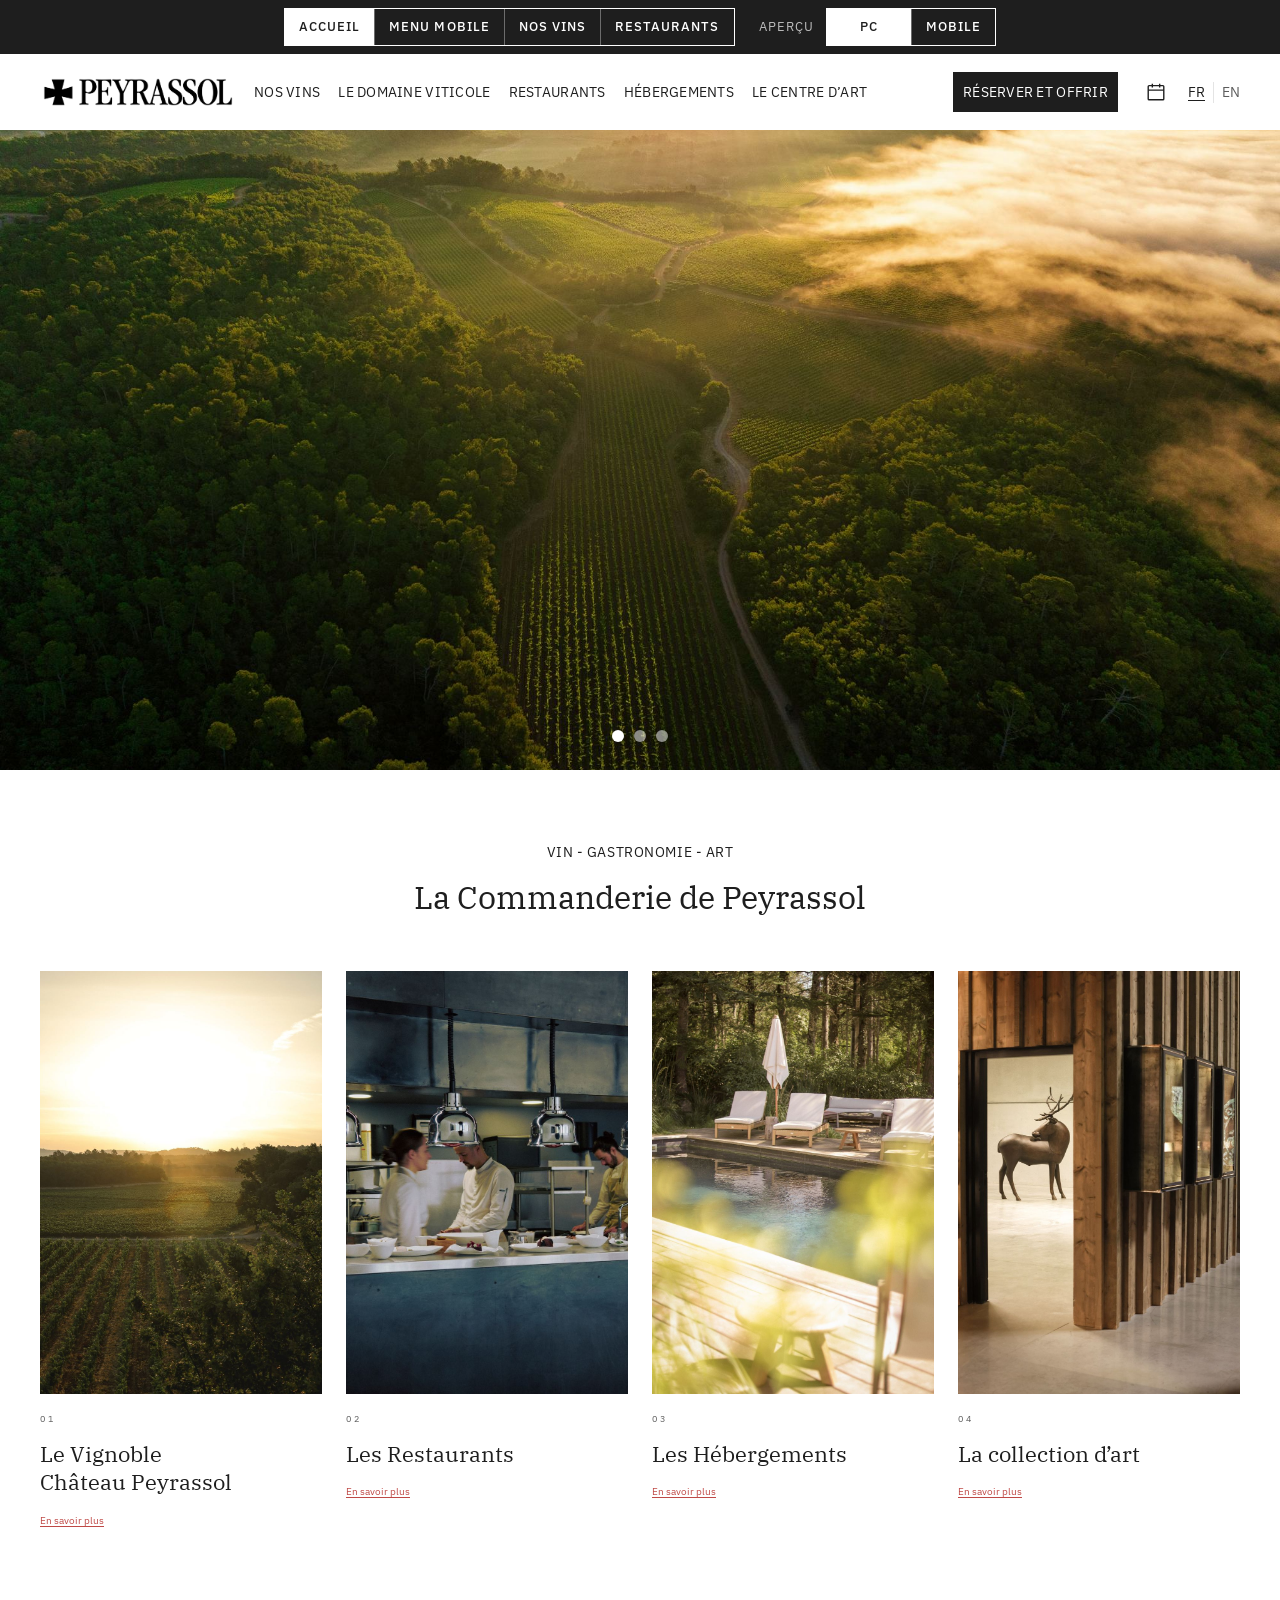
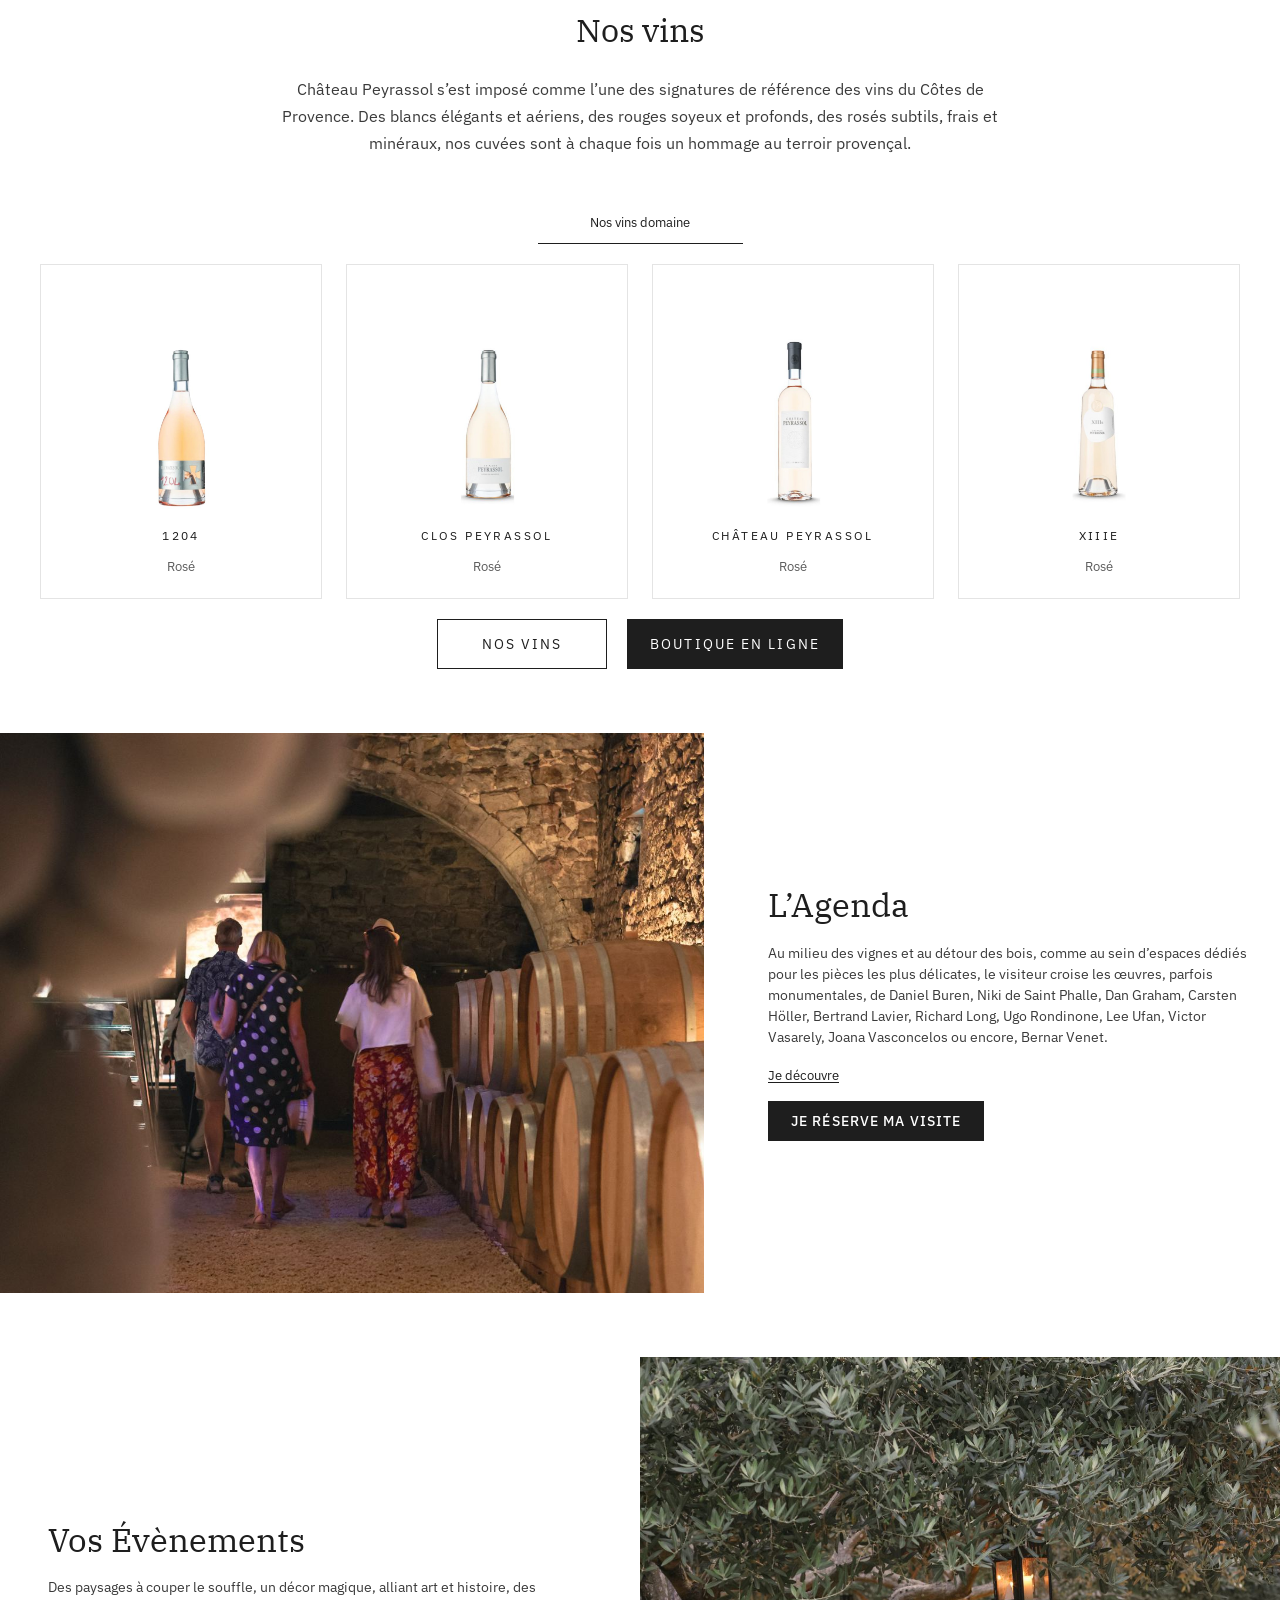
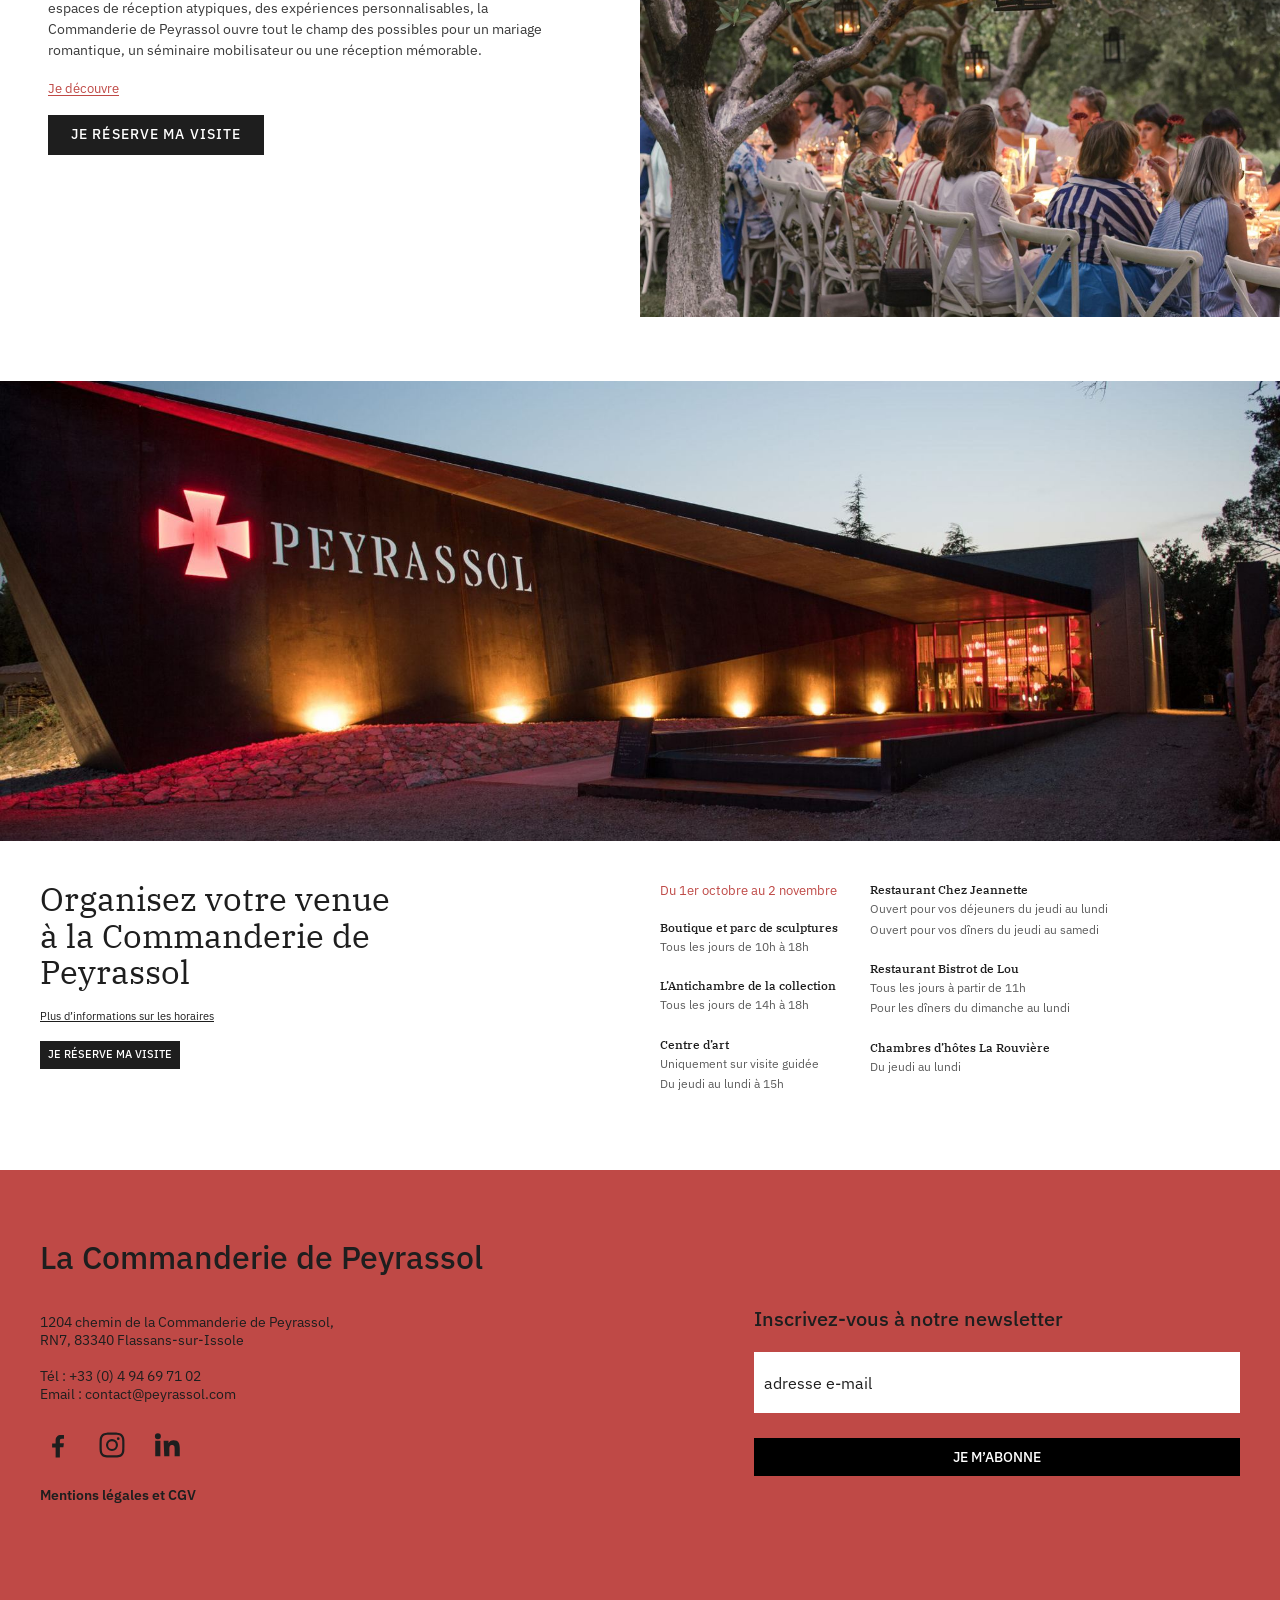
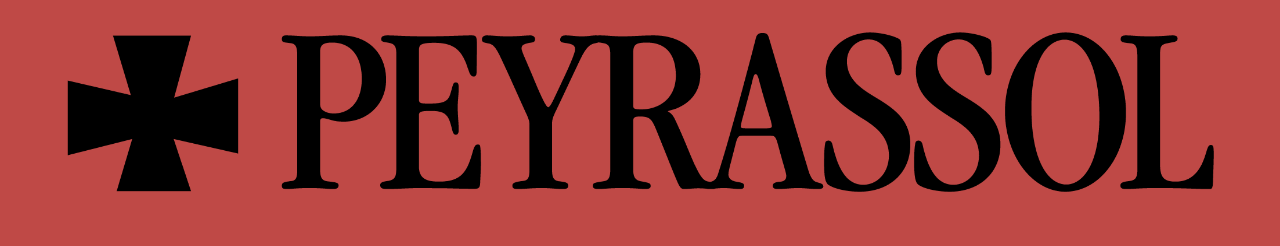
<file: index.html>
<!doctype html>
<html lang="fr">
<head>
  <meta charset="utf-8">
  <meta name="viewport" content="width=device-width, initial-scale=1">
  <title>Commanderie de Peyrassol | Vin, gastronomie et art en Provence</title>
  <meta name="description" content="Domaine viticole, restaurants, hébergements et centre d’art au cœur de la Provence.">
  <link rel="preconnect" href="https://fonts.googleapis.com">
  <link rel="preconnect" href="https://fonts.gstatic.com" crossorigin>
  <link rel="stylesheet" href="https://fonts.googleapis.com/css2?family=IBM+Plex+Sans:wght@400;500;600&family=IBM+Plex+Serif:wght@400;500&display=swap">
  <link rel="stylesheet" href="assets/css/style.css">
  <link rel="stylesheet" href="assets/css/mobile.css">
  <link rel="stylesheet" href="assets/css/demo.css">
</head>
<body>
  <a class="skip-link" href="#contenu">Aller au contenu</a>

  <header class="site-header">
    <div class="site-header__inner container">
      <a class="site-header__logo" href="index.html">
        <img src="assets/img/logo-peyrassol.png" width="2067" height="295" alt="Peyrassol, retour à l’accueil">
      </a>

      <nav class="main-nav" id="main-nav" aria-label="Navigation principale">
        <ul class="main-nav__list">
          <li class="main-nav__item has-sub">
            <a class="main-nav__link" href="nos-vins.html">Nos vins</a>
            <button class="main-nav__toggle" type="button" aria-expanded="false" aria-controls="sub-vins">
              <span class="visually-hidden">Sous-menu Nos vins</span>
            </button>
            <ul class="sub-nav" id="sub-vins">
              <li><a href="nos-vins.html#vins-domaine">Nos vins de domaine</a></li>
              <li><a href="nos-vins.html#vins-negoce">Nos vins de négoce</a></li>
              <li class="sub-nav__strong"><a href="#">La boutique en ligne</a></li>
            </ul>
          </li>
          <li class="main-nav__item has-sub">
            <a class="main-nav__link" href="#">Le domaine viticole</a>
            <button class="main-nav__toggle" type="button" aria-expanded="false" aria-controls="sub-domaine">
              <span class="visually-hidden">Sous-menu Le domaine viticole</span>
            </button>
            <ul class="sub-nav" id="sub-domaine">
              <li><a href="#">Le Vignoble Château Peyrassol</a></li>
              <li><a href="#">Visite et dégustation</a></li>
              <li><a href="#">L’équipe</a></li>
              <li><a href="#">Vos événements</a></li>
              <li><a href="index.html#agenda">Agenda</a></li>
              <li><a href="#">Horaires et contact</a></li>
              <li class="sub-nav__strong"><a href="#">Réservez votre visite</a></li>
            </ul>
          </li>
          <li class="main-nav__item has-sub">
            <a class="main-nav__link" href="restaurants.html">Restaurants</a>
            <button class="main-nav__toggle" type="button" aria-expanded="false" aria-controls="sub-restaurants">
              <span class="visually-hidden">Sous-menu Restaurants</span>
            </button>
            <ul class="sub-nav" id="sub-restaurants">
              <li><a href="restaurants.html">Découvrir les restaurants</a></li>
              <li><a href="restaurants.html#chez-jeannette">Chez Jeannette</a></li>
              <li><a href="restaurants.html#bistrot-de-lou">Le Bistrot de Lou</a></li>
              <li class="sub-nav__strong"><a href="#">Réservez votre table</a></li>
            </ul>
          </li>
          <li class="main-nav__item has-sub">
            <a class="main-nav__link" href="#">Hébergements</a>
            <button class="main-nav__toggle" type="button" aria-expanded="false" aria-controls="sub-hebergements">
              <span class="visually-hidden">Sous-menu Hébergements</span>
            </button>
            <ul class="sub-nav" id="sub-hebergements">
              <li><a href="#">La Rouvière</a></li>
              <li><a href="#">La Commanderie</a></li>
              <li class="sub-nav__strong"><a href="#">Réservez votre séjour</a></li>
            </ul>
          </li>
          <li class="main-nav__item has-sub">
            <a class="main-nav__link" href="#">Le centre d’art</a>
            <button class="main-nav__toggle" type="button" aria-expanded="false" aria-controls="sub-art">
              <span class="visually-hidden">Sous-menu Le centre d’art</span>
            </button>
            <ul class="sub-nav" id="sub-art">
              <li><a href="#">Découvrez le centre d’art</a></li>
              <li><a href="#">La collection Philippe Austruy</a></li>
              <li><a href="#">La programmation 2026</a></li>
              <li><a href="#">Les expositions temporaires</a></li>
              <li class="sub-nav__strong"><a href="#">Réservez votre visite</a></li>
            </ul>
          </li>
        </ul>

        <div class="main-nav__actions">
          <div class="main-nav__item main-nav__item--cta has-sub">
            <a class="main-nav__link main-nav__link--cta" href="#">Réserver et offrir</a>
            <button class="main-nav__toggle" type="button" aria-expanded="false" aria-controls="sub-reserver">
              <span class="visually-hidden">Sous-menu Réserver et offrir</span>
            </button>
            <ul class="sub-nav" id="sub-reserver">
              <li><a href="#">Achetez nos vins</a></li>
              <li><a href="#">Visitez notre domaine viticole</a></li>
              <li><a href="#">Réservez votre table</a></li>
              <li><a href="#">Visitez notre centre d’art</a></li>
              <li><a href="#">Réservez votre séjour</a></li>
              <li><a href="#">Boutique cadeaux</a></li>
              <li><a href="#">Offrez une carte cadeau</a></li>
            </ul>
          </div>
        </div>
      </nav>

      <div class="header-tools">
        <a class="header-tools__agenda" href="index.html#agenda" aria-label="Agenda">
          <svg viewBox="0 0 24 24" aria-hidden="true"><rect x="3.5" y="5" width="17" height="15.5" rx="1"/><path d="M3.5 10h17M8 3v4M16 3v4"/></svg>
        </a>
        <div class="lang-switch">
          <a class="lang-switch__link is-current" href="#" aria-current="true">FR</a>
          <a class="lang-switch__link" href="#" lang="en">EN</a>
        </div>
      </div>

      <button class="burger" type="button" aria-expanded="false" aria-controls="main-nav" aria-label="Ouvrir le menu">
        <span class="burger__bar"></span>
        <span class="burger__bar"></span>
        <span class="burger__bar"></span>
      </button>
    </div>
  </header>

  <main id="contenu" class="page-home">
    <section class="hero-slider" aria-label="Le domaine en images" data-slider>
      <ul class="hero-slider__track" data-slider-track>
        <li class="hero-slider__slide"><img src="assets/img/hero-accueil.jpg" width="2000" height="1124" alt="Le vignoble de Peyrassol au lever du soleil" fetchpriority="high"></li>
        <li class="hero-slider__slide"><img src="assets/img/commanderie-nuit.jpg" width="2000" height="1334" alt="Le chai de Peyrassol illuminé à la tombée de la nuit" loading="lazy"></li>
        <li class="hero-slider__slide"><img src="assets/img/hero-nos-vins.jpg" width="2000" height="506" alt="Le mur de bouteilles de la boutique" loading="lazy"></li>
      </ul>
      <div class="hero-slider__dots" data-slider-dots></div>
    </section>

    <section class="intro container">
      <p class="kicker">Vin - gastronomie - art</p>
      <h1 class="section-title">La Commanderie de Peyrassol</h1>

      <ul class="discover-grid">
        <li class="discover-card">
          <img class="discover-card__img" src="assets/img/vignoble.jpg" width="900" height="1349" alt="Le vignoble au coucher du soleil" loading="lazy">
          <span class="discover-card__num">01</span>
          <h2 class="discover-card__title">Le Vignoble<br>Château Peyrassol</h2>
          <a class="link-red" href="#">En savoir plus</a>
        </li>
        <li class="discover-card">
          <img class="discover-card__img" src="assets/img/restaurants.jpg" width="900" height="1125" alt="La brigade en cuisine" loading="lazy">
          <span class="discover-card__num">02</span>
          <h2 class="discover-card__title">Les Restaurants</h2>
          <a class="link-red" href="restaurants.html">En savoir plus</a>
        </li>
        <li class="discover-card">
          <img class="discover-card__img" src="assets/img/hebergements.jpg" width="900" height="1349" alt="La piscine des hébergements" loading="lazy">
          <span class="discover-card__num">03</span>
          <h2 class="discover-card__title">Les Hébergements</h2>
          <a class="link-red" href="#">En savoir plus</a>
        </li>
        <li class="discover-card">
          <img class="discover-card__img" src="assets/img/collection-art.jpg" width="900" height="1349" alt="Une sculpture de cerf dans le centre d’art" loading="lazy">
          <span class="discover-card__num">04</span>
          <h2 class="discover-card__title">La collection d’art</h2>
          <a class="link-red" href="#">En savoir plus</a>
        </li>
      </ul>
    </section>

    <section class="home-wines container">
      <h2 class="section-title">Nos vins</h2>
      <p class="lead">Château Peyrassol s’est imposé comme l’une des signatures de référence des vins du Côtes de Provence. Des blancs élégants et aériens, des rouges soyeux et profonds, des rosés subtils, frais et minéraux, nos cuvées sont à chaque fois un hommage au terroir provençal.</p>
      <p class="home-wines__tab">Nos vins domaine</p>

      <ul class="wine-grid">
        <li class="wine-card">
          <img class="wine-card__img" src="assets/img/bouteille-1204.jpg" width="420" height="825" alt="" loading="lazy">
          <h3 class="wine-card__name">1204</h3>
          <p class="wine-card__color">Rosé</p>
        </li>
        <li class="wine-card">
          <img class="wine-card__img" src="assets/img/bouteille-clos-peyrassol.jpg" width="420" height="825" alt="" loading="lazy">
          <h3 class="wine-card__name">Clos Peyrassol</h3>
          <p class="wine-card__color">Rosé</p>
        </li>
        <li class="wine-card">
          <img class="wine-card__img" src="assets/img/bouteille-chateau-peyrassol.jpg" width="420" height="825" alt="" loading="lazy">
          <h3 class="wine-card__name">Château Peyrassol</h3>
          <p class="wine-card__color">Rosé</p>
        </li>
        <li class="wine-card">
          <img class="wine-card__img" src="assets/img/bouteille-xiiie.jpg" width="420" height="825" alt="" loading="lazy">
          <h3 class="wine-card__name">XIIIe</h3>
          <p class="wine-card__color">Rosé</p>
        </li>
      </ul>

      <div class="btn-row">
        <a class="btn btn--outline" href="nos-vins.html">Nos vins</a>
        <a class="btn" href="#">Boutique en ligne</a>
      </div>
    </section>

    <section class="split" id="agenda">
      <img class="split__img" src="assets/img/agenda.jpg" width="1200" height="1799" alt="Visiteurs dans le chai à barriques" loading="lazy">
      <div class="split__body">
        <h2 class="split__title">L’Agenda</h2>
        <p>Au milieu des vignes et au détour des bois, comme au sein d’espaces dédiés pour les pièces les plus délicates, le visiteur croise les œuvres, parfois monumentales, de Daniel Buren, Niki de Saint Phalle, Dan Graham, Carsten Höller, Bertrand Lavier, Richard Long, Ugo Rondinone, Lee Ufan, Victor Vasarely, Joana Vasconcelos ou encore, Bernar Venet.</p>
        <a class="link-dark" href="#">Je découvre</a>
        <a class="btn" href="#">Je réserve ma visite</a>
      </div>
    </section>

    <section class="split split--reverse">
      <img class="split__img" src="assets/img/evenements.jpg" width="1200" height="1799" alt="Un dîner sous les oliviers" loading="lazy">
      <div class="split__body">
        <h2 class="split__title">Vos Évènements</h2>
        <p>Des paysages à couper le souffle, un décor magique, alliant art et histoire, des espaces de réception atypiques, des expériences personnalisables, la Commanderie de Peyrassol ouvre tout le champ des possibles pour un mariage romantique, un séminaire mobilisateur ou une réception mémorable.</p>
        <a class="link-red" href="#">Je découvre</a>
        <a class="btn" href="#">Je réserve ma visite</a>
      </div>
    </section>

    <div class="full-img">
      <img src="assets/img/commanderie-nuit.jpg" width="2000" height="1334" alt="Le chai de Peyrassol illuminé à la tombée de la nuit" loading="lazy">
    </div>

    <section class="visit container">
      <div class="visit__intro">
        <h2 class="visit__title">Organisez votre venue à la Commanderie de Peyrassol</h2>
        <a class="visit__more" href="#">Plus d’informations sur les horaires</a>
        <a class="btn btn--small" href="#">Je réserve ma visite</a>
      </div>
      <div class="visit__hours">
        <div class="visit__col">
          <p class="hours__season">Du 1er octobre au 2 novembre</p>
          <dl class="hours">
            <dt>Boutique et parc de sculptures</dt>
            <dd>Tous les jours de 10h à 18h</dd>
            <dt>L’Antichambre de la collection</dt>
            <dd>Tous les jours de 14h à 18h</dd>
            <dt>Centre d’art</dt>
            <dd>Uniquement sur visite guidée<br>Du jeudi au lundi à 15h</dd>
          </dl>
        </div>
        <dl class="hours">
          <dt>Restaurant Chez Jeannette</dt>
          <dd>Ouvert pour vos déjeuners du jeudi au lundi<br>Ouvert pour vos dîners du jeudi au samedi</dd>
          <dt>Restaurant Bistrot de Lou</dt>
          <dd>Tous les jours à partir de 11h<br>Pour les dîners du dimanche au lundi</dd>
          <dt>Chambres d’hôtes La Rouvière</dt>
          <dd>Du jeudi au lundi</dd>
        </dl>
      </div>
    </section>
  </main>

  <footer class="site-footer">
    <div class="site-footer__inner container">
      <div class="site-footer__info">
        <p class="site-footer__title">La Commanderie de Peyrassol</p>
        <address class="site-footer__address">
          <p>1204 chemin de la Commanderie de Peyrassol,<br>RN7, 83340 Flassans-sur-Issole</p>
          <p>Tél : <a href="tel:+33494697102">+33 (0) 4 94 69 71 02</a><br>Email : <a href="mailto:contact@peyrassol.com">contact@peyrassol.com</a></p>
        </address>
        <ul class="social">
          <li><a class="social__link" href="#" aria-label="Facebook">
            <svg viewBox="0 0 24 24" aria-hidden="true"><path d="M13.5 22v-8.2h2.8l.4-3.2h-3.2V8.5c0-.9.3-1.6 1.6-1.6h1.7V4.1c-.3 0-1.3-.1-2.5-.1-2.5 0-4.2 1.5-4.2 4.3v2.4H7.3v3.2h2.8V22h3.4z"/></svg>
          </a></li>
          <li><a class="social__link" href="#" aria-label="Instagram">
            <svg viewBox="0 0 24 24" aria-hidden="true"><path d="M12 7.2a4.8 4.8 0 1 0 0 9.6 4.8 4.8 0 0 0 0-9.6zm0 7.9a3.1 3.1 0 1 1 0-6.2 3.1 3.1 0 0 1 0 6.2zm5-9.3a1.1 1.1 0 1 0 0 2.2 1.1 1.1 0 0 0 0-2.2zM21.9 7.9c-.1-1.6-.4-3-1.6-4.2S17.7 2.2 16.1 2.1C14.5 2 9.5 2 7.9 2.1c-1.6.1-3 .4-4.2 1.6S2.2 6.3 2.1 7.9C2 9.5 2 14.5 2.1 16.1c.1 1.6.4 3 1.6 4.2s2.6 1.5 4.2 1.6c1.6.1 6.6.1 8.2 0 1.6-.1 3-.4 4.2-1.6s1.5-2.6 1.6-4.2c.1-1.6.1-6.6 0-8.2zm-2.1 10a3.3 3.3 0 0 1-1.9 1.9c-1.3.5-4.4.4-5.9.4s-4.6.1-5.9-.4a3.3 3.3 0 0 1-1.9-1.9c-.5-1.3-.4-4.4-.4-5.9s-.1-4.6.4-5.9a3.3 3.3 0 0 1 1.9-1.9c1.3-.5 4.4-.4 5.9-.4s4.6-.1 5.9.4a3.3 3.3 0 0 1 1.9 1.9c.5 1.3.4 4.4.4 5.9s.1 4.6-.4 5.9z"/></svg>
          </a></li>
          <li><a class="social__link" href="#" aria-label="LinkedIn">
            <svg viewBox="0 0 24 24" aria-hidden="true"><path d="M3.4 8.6h4.1V21H3.4zM5.5 2.5a2.4 2.4 0 1 1 0 4.8 2.4 2.4 0 0 1 0-4.8zM10.1 8.6H14v1.7h.1c.6-1 1.9-2.1 3.9-2.1 4.2 0 5 2.7 5 6.3V21h-4.1v-5.8c0-1.4 0-3.2-2-3.2s-2.2 1.5-2.2 3.1V21h-4.1z"/></svg>
          </a></li>
        </ul>
        <a class="site-footer__legal" href="#">Mentions légales et CGV</a>
      </div>

      <form class="newsletter" action="#" method="post">
        <label class="newsletter__title" for="newsletter-email">Inscrivez-vous à notre newsletter</label>
        <input class="newsletter__input" id="newsletter-email" type="email" name="email" placeholder="adresse e-mail" autocomplete="email" required>
        <button class="newsletter__button" type="submit">Je m’abonne</button>
      </form>
    </div>

    <div class="site-footer__brand container">
      <img src="assets/img/logo-peyrassol.png" width="2067" height="295" alt="" loading="lazy">
    </div>
  </footer>

  <script src="assets/js/menu-mobile.js" defer></script>
  <script src="assets/js/main.js" defer></script>
  <script src="assets/js/demo-switch.js" defer></script>
</body>
</html>
</file>
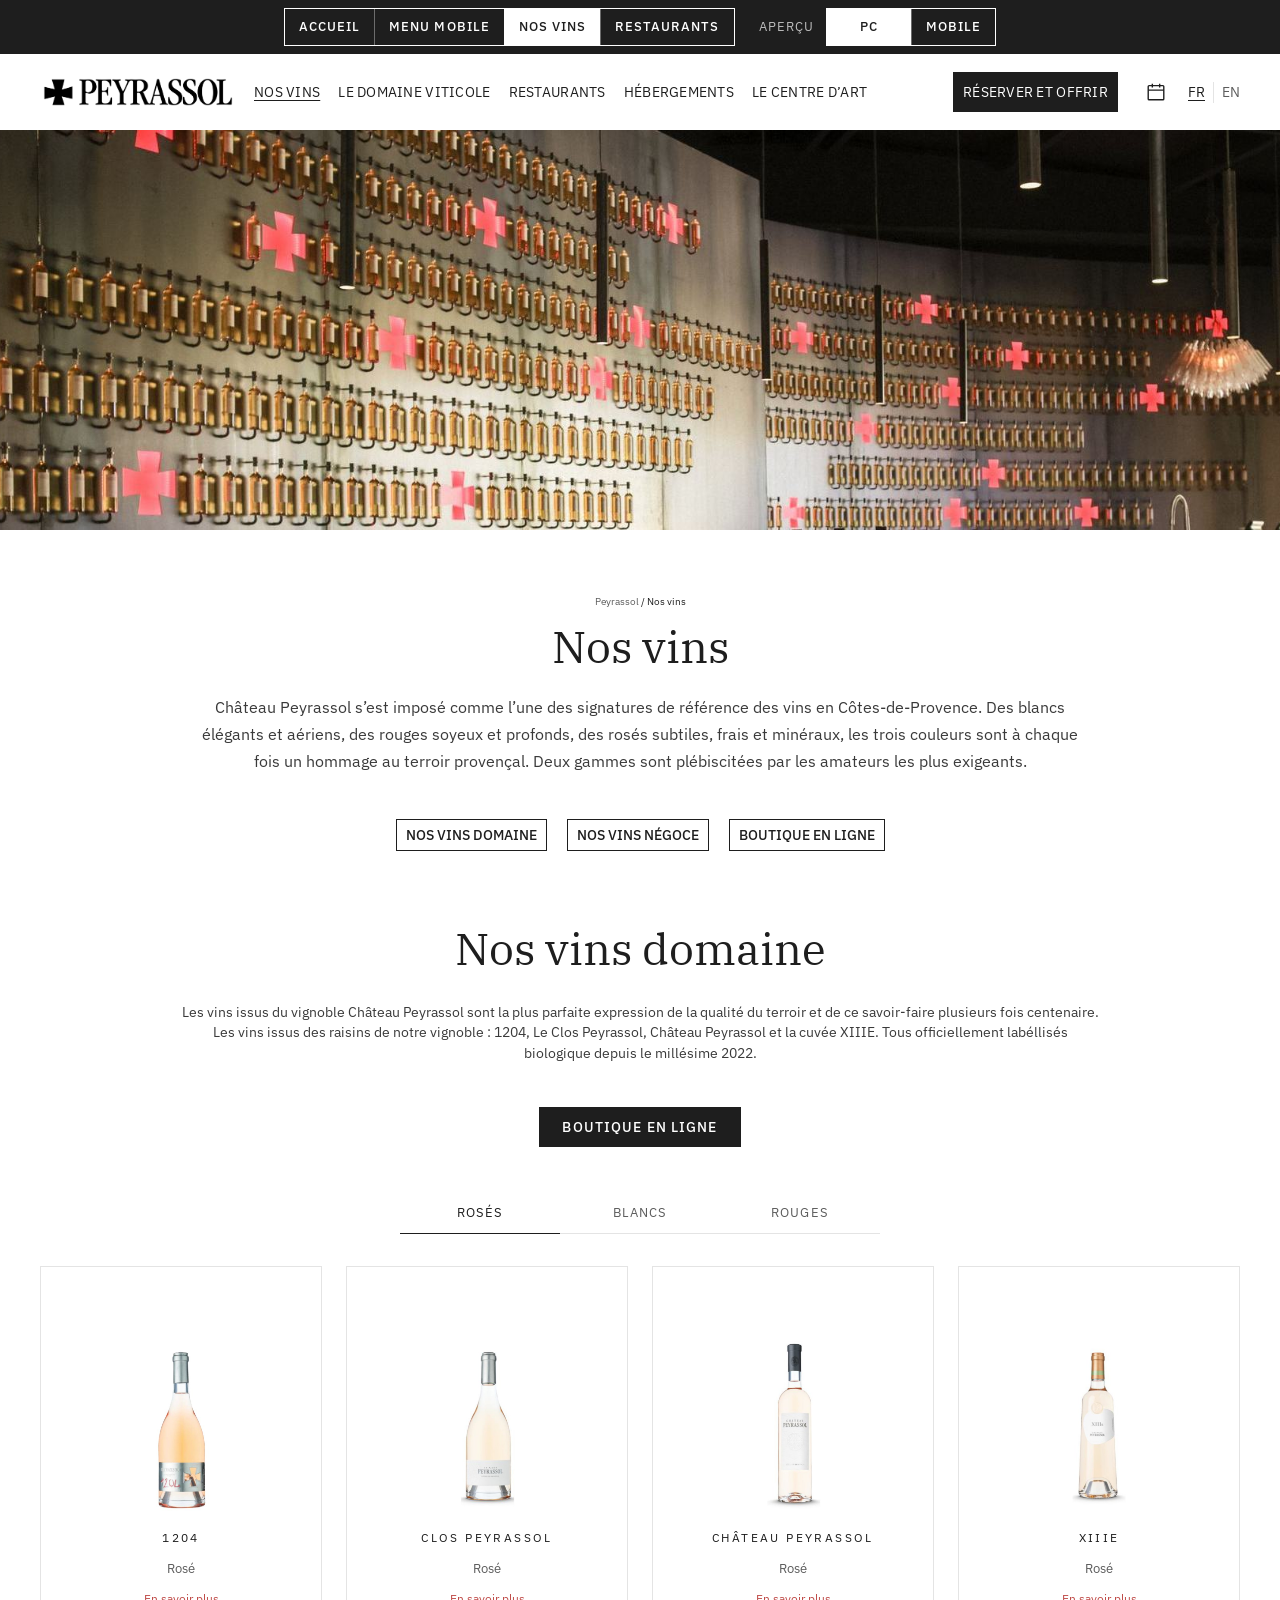
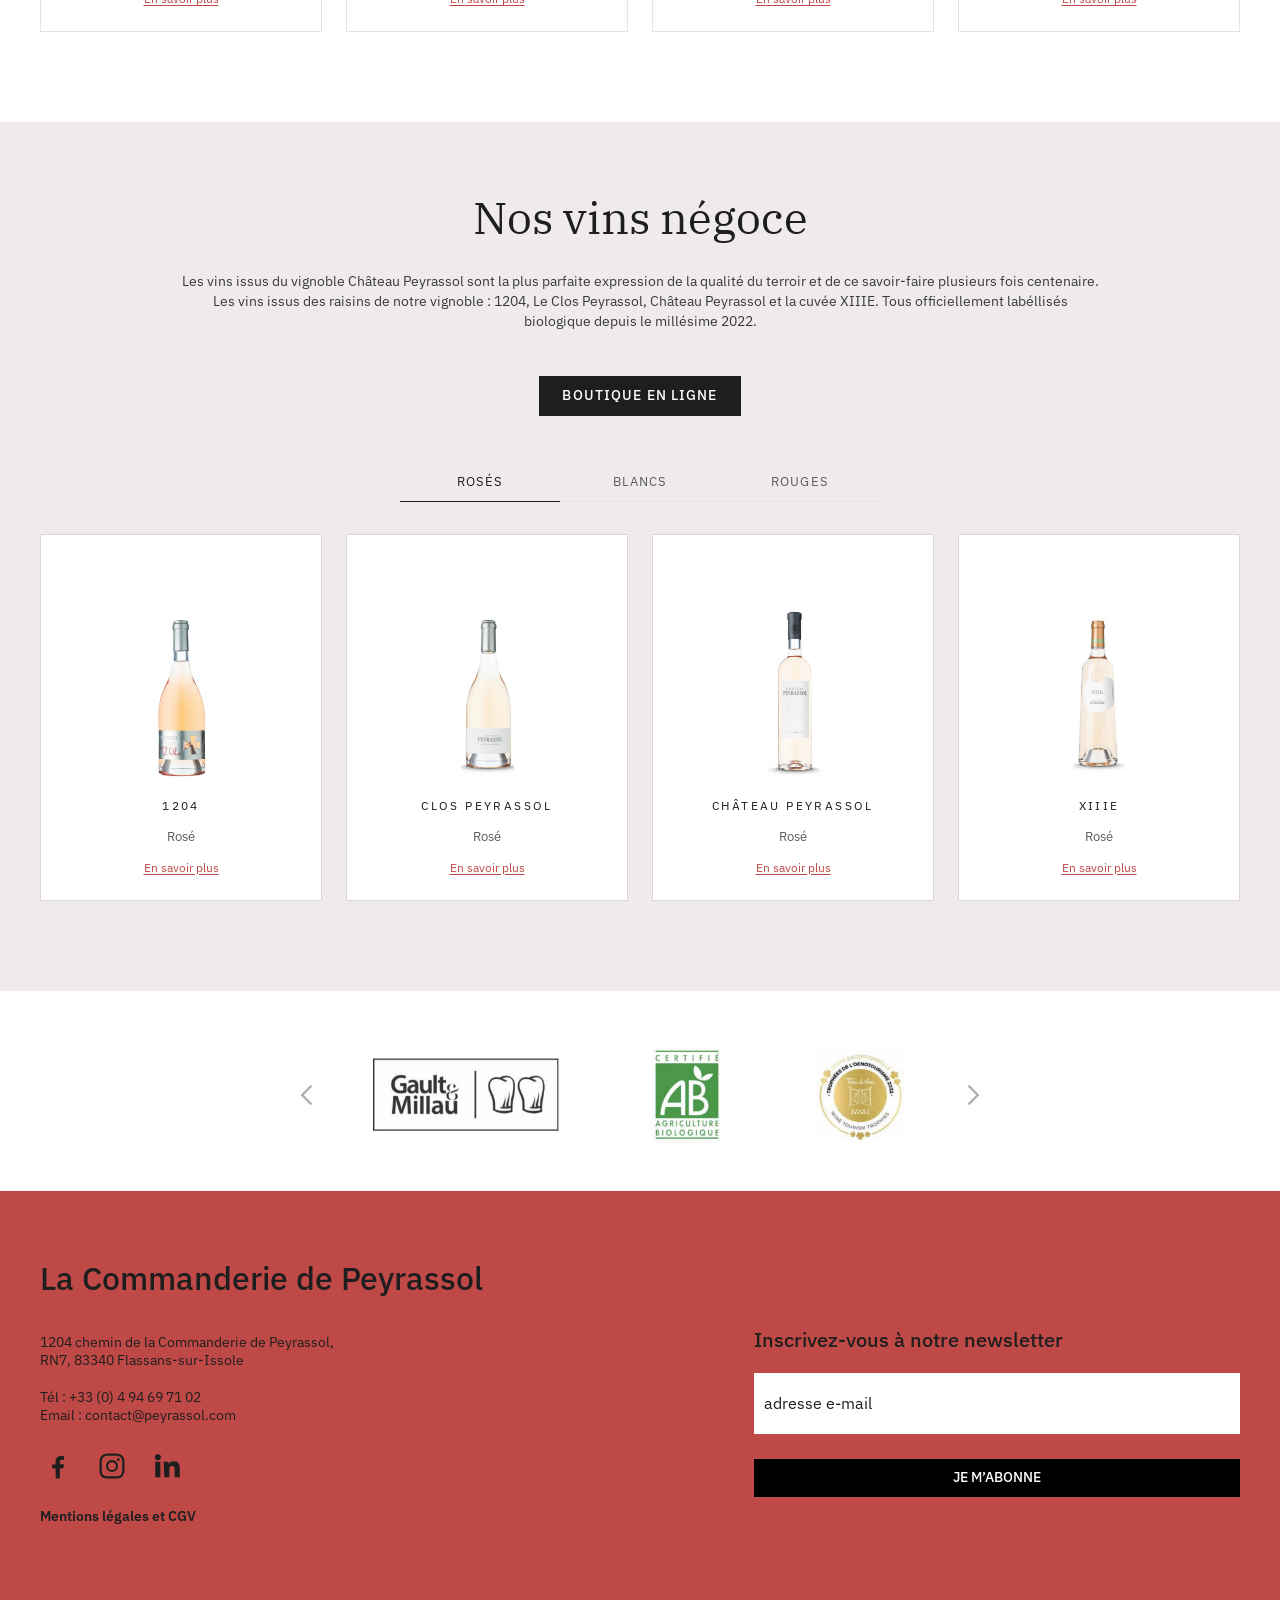
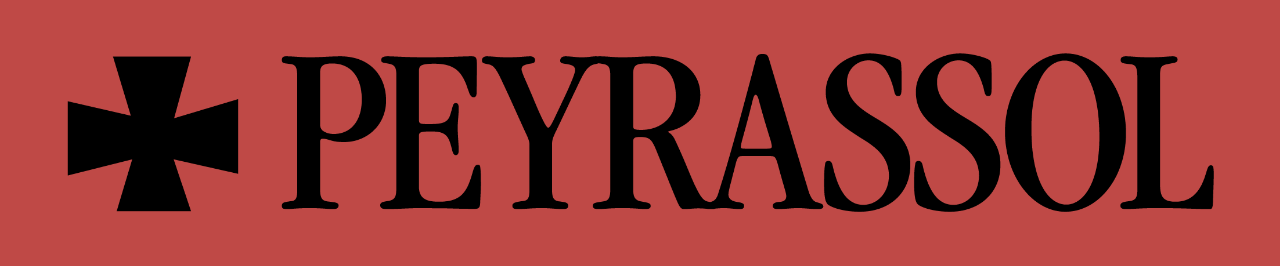
<file: nos-vins.html>
<!doctype html>
<html lang="fr">
<head>
  <meta charset="utf-8">
  <meta name="viewport" content="width=device-width, initial-scale=1">
  <title>Nos vins | Commanderie de Peyrassol</title>
  <meta name="description" content="Les vins domaine et négoce de Château Peyrassol, Côtes-de-Provence.">
  <link rel="preconnect" href="https://fonts.googleapis.com">
  <link rel="preconnect" href="https://fonts.gstatic.com" crossorigin>
  <link rel="stylesheet" href="https://fonts.googleapis.com/css2?family=IBM+Plex+Sans:wght@400;500;600&family=IBM+Plex+Serif:wght@400;500&display=swap">
  <link rel="stylesheet" href="assets/css/style.css">
  <link rel="stylesheet" href="assets/css/mobile.css">
  <link rel="stylesheet" href="assets/css/demo.css">
</head>
<body>
  <a class="skip-link" href="#contenu">Aller au contenu</a>

  <header class="site-header">
    <div class="site-header__inner container">
      <a class="site-header__logo" href="index.html">
        <img src="assets/img/logo-peyrassol.png" width="2067" height="295" alt="Peyrassol, retour à l’accueil">
      </a>

      <nav class="main-nav" id="main-nav" aria-label="Navigation principale">
        <ul class="main-nav__list">
          <li class="main-nav__item has-sub is-active">
            <a class="main-nav__link" href="nos-vins.html">Nos vins</a>
            <button class="main-nav__toggle" type="button" aria-expanded="false" aria-controls="sub-vins">
              <span class="visually-hidden">Sous-menu Nos vins</span>
            </button>
            <ul class="sub-nav" id="sub-vins">
              <li><a href="nos-vins.html#vins-domaine">Nos vins de domaine</a></li>
              <li><a href="nos-vins.html#vins-negoce">Nos vins de négoce</a></li>
              <li class="sub-nav__strong"><a href="#">La boutique en ligne</a></li>
            </ul>
          </li>
          <li class="main-nav__item has-sub">
            <a class="main-nav__link" href="#">Le domaine viticole</a>
            <button class="main-nav__toggle" type="button" aria-expanded="false" aria-controls="sub-domaine">
              <span class="visually-hidden">Sous-menu Le domaine viticole</span>
            </button>
            <ul class="sub-nav" id="sub-domaine">
              <li><a href="#">Le Vignoble Château Peyrassol</a></li>
              <li><a href="#">Visite et dégustation</a></li>
              <li><a href="#">L’équipe</a></li>
              <li><a href="#">Vos événements</a></li>
              <li><a href="index.html#agenda">Agenda</a></li>
              <li><a href="#">Horaires et contact</a></li>
              <li class="sub-nav__strong"><a href="#">Réservez votre visite</a></li>
            </ul>
          </li>
          <li class="main-nav__item has-sub">
            <a class="main-nav__link" href="restaurants.html">Restaurants</a>
            <button class="main-nav__toggle" type="button" aria-expanded="false" aria-controls="sub-restaurants">
              <span class="visually-hidden">Sous-menu Restaurants</span>
            </button>
            <ul class="sub-nav" id="sub-restaurants">
              <li><a href="restaurants.html">Découvrir les restaurants</a></li>
              <li><a href="restaurants.html#chez-jeannette">Chez Jeannette</a></li>
              <li><a href="restaurants.html#bistrot-de-lou">Le Bistrot de Lou</a></li>
              <li class="sub-nav__strong"><a href="#">Réservez votre table</a></li>
            </ul>
          </li>
          <li class="main-nav__item has-sub">
            <a class="main-nav__link" href="#">Hébergements</a>
            <button class="main-nav__toggle" type="button" aria-expanded="false" aria-controls="sub-hebergements">
              <span class="visually-hidden">Sous-menu Hébergements</span>
            </button>
            <ul class="sub-nav" id="sub-hebergements">
              <li><a href="#">La Rouvière</a></li>
              <li><a href="#">La Commanderie</a></li>
              <li class="sub-nav__strong"><a href="#">Réservez votre séjour</a></li>
            </ul>
          </li>
          <li class="main-nav__item has-sub">
            <a class="main-nav__link" href="#">Le centre d’art</a>
            <button class="main-nav__toggle" type="button" aria-expanded="false" aria-controls="sub-art">
              <span class="visually-hidden">Sous-menu Le centre d’art</span>
            </button>
            <ul class="sub-nav" id="sub-art">
              <li><a href="#">Découvrez le centre d’art</a></li>
              <li><a href="#">La collection Philippe Austruy</a></li>
              <li><a href="#">La programmation 2026</a></li>
              <li><a href="#">Les expositions temporaires</a></li>
              <li class="sub-nav__strong"><a href="#">Réservez votre visite</a></li>
            </ul>
          </li>
        </ul>

        <div class="main-nav__actions">
          <div class="main-nav__item main-nav__item--cta has-sub">
            <a class="main-nav__link main-nav__link--cta" href="#">Réserver et offrir</a>
            <button class="main-nav__toggle" type="button" aria-expanded="false" aria-controls="sub-reserver">
              <span class="visually-hidden">Sous-menu Réserver et offrir</span>
            </button>
            <ul class="sub-nav" id="sub-reserver">
              <li><a href="#">Achetez nos vins</a></li>
              <li><a href="#">Visitez notre domaine viticole</a></li>
              <li><a href="#">Réservez votre table</a></li>
              <li><a href="#">Visitez notre centre d’art</a></li>
              <li><a href="#">Réservez votre séjour</a></li>
              <li><a href="#">Boutique cadeaux</a></li>
              <li><a href="#">Offrez une carte cadeau</a></li>
            </ul>
          </div>
        </div>
      </nav>

      <div class="header-tools">
        <a class="header-tools__agenda" href="index.html#agenda" aria-label="Agenda">
          <svg viewBox="0 0 24 24" aria-hidden="true"><rect x="3.5" y="5" width="17" height="15.5" rx="1"/><path d="M3.5 10h17M8 3v4M16 3v4"/></svg>
        </a>
        <div class="lang-switch">
          <a class="lang-switch__link is-current" href="#" aria-current="true">FR</a>
          <a class="lang-switch__link" href="#" lang="en">EN</a>
        </div>
      </div>

      <button class="burger" type="button" aria-expanded="false" aria-controls="main-nav" aria-label="Ouvrir le menu">
        <span class="burger__bar"></span>
        <span class="burger__bar"></span>
        <span class="burger__bar"></span>
      </button>
    </div>
  </header>

  <main id="contenu" class="page-wines">
    <div class="page-hero">
      <img src="assets/img/hero-nos-vins.jpg" width="2000" height="506" alt="Le mur de bouteilles de la boutique Peyrassol" fetchpriority="high">
    </div>

    <section class="page-intro container">
      <nav class="breadcrumb" aria-label="Fil d’Ariane">
        <a href="index.html">Peyrassol</a> / <span aria-current="page">Nos vins</span>
      </nav>
      <h1 class="page-title">Nos vins</h1>
      <p class="lead">Château Peyrassol s’est imposé comme l’une des signatures de référence des vins en Côtes-de-Provence. Des blancs élégants et aériens, des rouges soyeux et profonds, des rosés subtiles, frais et minéraux, les trois couleurs sont à chaque fois un hommage au terroir provençal. Deux gammes sont plébiscitées par les amateurs les plus exigeants.</p>
      <div class="btn-row btn-row--tags">
        <a class="btn btn--tag" href="#vins-domaine">Nos vins domaine</a>
        <a class="btn btn--tag" href="#vins-negoce">Nos vins négoce</a>
        <a class="btn btn--tag" href="#">Boutique en ligne</a>
      </div>
    </section>

    <section class="range" id="vins-domaine">
      <div class="range__intro container">
        <h2 class="page-title">Nos vins domaine</h2>
        <p>Les vins issus du vignoble Château Peyrassol sont la plus parfaite expression de la qualité du terroir et de ce savoir-faire plusieurs fois centenaire. Les vins issus des raisins de notre vignoble : 1204, Le Clos Peyrassol, Château Peyrassol et la cuvée XIIIE. Tous officiellement labéllisés biologique depuis le millésime 2022.</p>
        <a class="btn" href="#">Boutique en ligne</a>
      </div>

      <div class="wine-tabs container" data-tabs>
        <div class="wine-tabs__list" role="tablist" aria-label="Couleurs des vins domaine">
          <button class="wine-tabs__tab" type="button" role="tab" id="tab-domaine-roses" aria-controls="panel-domaine-roses" aria-selected="true">Rosés</button>
          <button class="wine-tabs__tab" type="button" role="tab" id="tab-domaine-blancs" aria-controls="panel-domaine-blancs" aria-selected="false">Blancs</button>
          <button class="wine-tabs__tab" type="button" role="tab" id="tab-domaine-rouges" aria-controls="panel-domaine-rouges" aria-selected="false">Rouges</button>
        </div>
        <div class="wine-tabs__panel" role="tabpanel" id="panel-domaine-roses" aria-labelledby="tab-domaine-roses">
          <h3 class="visually-hidden">Les rosés</h3>
          <ul class="wine-grid">
            <li class="wine-card">
              <img class="wine-card__img" src="assets/img/bouteille-1204.jpg" width="420" height="825" alt="" loading="lazy">
              <h4 class="wine-card__name">1204</h4>
              <p class="wine-card__color">Rosé</p>
              <a class="link-red" href="#">En savoir plus<span class="visually-hidden"> sur 1204 rosé</span></a>
            </li>
            <li class="wine-card">
              <img class="wine-card__img" src="assets/img/bouteille-clos-peyrassol.jpg" width="420" height="825" alt="" loading="lazy">
              <h4 class="wine-card__name">Clos Peyrassol</h4>
              <p class="wine-card__color">Rosé</p>
              <a class="link-red" href="#">En savoir plus<span class="visually-hidden"> sur Clos Peyrassol rosé</span></a>
            </li>
            <li class="wine-card">
              <img class="wine-card__img" src="assets/img/bouteille-chateau-peyrassol.jpg" width="420" height="825" alt="" loading="lazy">
              <h4 class="wine-card__name">Château Peyrassol</h4>
              <p class="wine-card__color">Rosé</p>
              <a class="link-red" href="#">En savoir plus<span class="visually-hidden"> sur Château Peyrassol rosé</span></a>
            </li>
            <li class="wine-card">
              <img class="wine-card__img" src="assets/img/bouteille-xiiie.jpg" width="420" height="825" alt="" loading="lazy">
              <h4 class="wine-card__name">XIIIe</h4>
              <p class="wine-card__color">Rosé</p>
              <a class="link-red" href="#">En savoir plus<span class="visually-hidden"> sur XIIIe rosé</span></a>
            </li>
          </ul>
        </div>
        <div class="wine-tabs__panel" role="tabpanel" id="panel-domaine-blancs" aria-labelledby="tab-domaine-blancs">
          <h3 class="visually-hidden">Les blancs</h3>
          <ul class="wine-grid">
            <li class="wine-card">
              <img class="wine-card__img" src="assets/img/bouteille-1204.jpg" width="420" height="825" alt="" loading="lazy">
              <h4 class="wine-card__name">1204</h4>
              <p class="wine-card__color">Blanc</p>
              <a class="link-red" href="#">En savoir plus<span class="visually-hidden"> sur 1204 blanc</span></a>
            </li>
            <li class="wine-card">
              <img class="wine-card__img" src="assets/img/bouteille-clos-peyrassol.jpg" width="420" height="825" alt="" loading="lazy">
              <h4 class="wine-card__name">Clos Peyrassol</h4>
              <p class="wine-card__color">Blanc</p>
              <a class="link-red" href="#">En savoir plus<span class="visually-hidden"> sur Clos Peyrassol blanc</span></a>
            </li>
            <li class="wine-card">
              <img class="wine-card__img" src="assets/img/bouteille-chateau-peyrassol.jpg" width="420" height="825" alt="" loading="lazy">
              <h4 class="wine-card__name">Château Peyrassol</h4>
              <p class="wine-card__color">Blanc</p>
              <a class="link-red" href="#">En savoir plus<span class="visually-hidden"> sur Château Peyrassol blanc</span></a>
            </li>
            <li class="wine-card">
              <img class="wine-card__img" src="assets/img/bouteille-xiiie.jpg" width="420" height="825" alt="" loading="lazy">
              <h4 class="wine-card__name">XIIIe</h4>
              <p class="wine-card__color">Blanc</p>
              <a class="link-red" href="#">En savoir plus<span class="visually-hidden"> sur XIIIe blanc</span></a>
            </li>
          </ul>
        </div>
        <div class="wine-tabs__panel" role="tabpanel" id="panel-domaine-rouges" aria-labelledby="tab-domaine-rouges">
          <h3 class="visually-hidden">Les rouges</h3>
          <ul class="wine-grid">
            <li class="wine-card">
              <img class="wine-card__img" src="assets/img/bouteille-1204.jpg" width="420" height="825" alt="" loading="lazy">
              <h4 class="wine-card__name">1204</h4>
              <p class="wine-card__color">Rouge</p>
              <a class="link-red" href="#">En savoir plus<span class="visually-hidden"> sur 1204 rouge</span></a>
            </li>
            <li class="wine-card">
              <img class="wine-card__img" src="assets/img/bouteille-clos-peyrassol.jpg" width="420" height="825" alt="" loading="lazy">
              <h4 class="wine-card__name">Clos Peyrassol</h4>
              <p class="wine-card__color">Rouge</p>
              <a class="link-red" href="#">En savoir plus<span class="visually-hidden"> sur Clos Peyrassol rouge</span></a>
            </li>
            <li class="wine-card">
              <img class="wine-card__img" src="assets/img/bouteille-chateau-peyrassol.jpg" width="420" height="825" alt="" loading="lazy">
              <h4 class="wine-card__name">Château Peyrassol</h4>
              <p class="wine-card__color">Rouge</p>
              <a class="link-red" href="#">En savoir plus<span class="visually-hidden"> sur Château Peyrassol rouge</span></a>
            </li>
            <li class="wine-card">
              <img class="wine-card__img" src="assets/img/bouteille-xiiie.jpg" width="420" height="825" alt="" loading="lazy">
              <h4 class="wine-card__name">XIIIe</h4>
              <p class="wine-card__color">Rouge</p>
              <a class="link-red" href="#">En savoir plus<span class="visually-hidden"> sur XIIIe rouge</span></a>
            </li>
          </ul>
        </div>
      </div>
    </section>

    <section class="range" id="vins-negoce">
      <div class="range__intro container">
        <h2 class="page-title">Nos vins négoce</h2>
        <p>Les vins issus du vignoble Château Peyrassol sont la plus parfaite expression de la qualité du terroir et de ce savoir-faire plusieurs fois centenaire. Les vins issus des raisins de notre vignoble : 1204, Le Clos Peyrassol, Château Peyrassol et la cuvée XIIIE. Tous officiellement labéllisés biologique depuis le millésime 2022.</p>
        <a class="btn" href="#">Boutique en ligne</a>
      </div>

      <div class="wine-tabs container" data-tabs>
        <div class="wine-tabs__list" role="tablist" aria-label="Couleurs des vins négoce">
          <button class="wine-tabs__tab" type="button" role="tab" id="tab-negoce-roses" aria-controls="panel-negoce-roses" aria-selected="true">Rosés</button>
          <button class="wine-tabs__tab" type="button" role="tab" id="tab-negoce-blancs" aria-controls="panel-negoce-blancs" aria-selected="false">Blancs</button>
          <button class="wine-tabs__tab" type="button" role="tab" id="tab-negoce-rouges" aria-controls="panel-negoce-rouges" aria-selected="false">Rouges</button>
        </div>
        <div class="wine-tabs__panel" role="tabpanel" id="panel-negoce-roses" aria-labelledby="tab-negoce-roses">
          <h3 class="visually-hidden">Les rosés</h3>
          <ul class="wine-grid">
            <li class="wine-card">
              <img class="wine-card__img" src="assets/img/bouteille-1204.jpg" width="420" height="825" alt="" loading="lazy">
              <h4 class="wine-card__name">1204</h4>
              <p class="wine-card__color">Rosé</p>
              <a class="link-red" href="#">En savoir plus<span class="visually-hidden"> sur 1204 rosé</span></a>
            </li>
            <li class="wine-card">
              <img class="wine-card__img" src="assets/img/bouteille-clos-peyrassol.jpg" width="420" height="825" alt="" loading="lazy">
              <h4 class="wine-card__name">Clos Peyrassol</h4>
              <p class="wine-card__color">Rosé</p>
              <a class="link-red" href="#">En savoir plus<span class="visually-hidden"> sur Clos Peyrassol rosé</span></a>
            </li>
            <li class="wine-card">
              <img class="wine-card__img" src="assets/img/bouteille-chateau-peyrassol.jpg" width="420" height="825" alt="" loading="lazy">
              <h4 class="wine-card__name">Château Peyrassol</h4>
              <p class="wine-card__color">Rosé</p>
              <a class="link-red" href="#">En savoir plus<span class="visually-hidden"> sur Château Peyrassol rosé</span></a>
            </li>
            <li class="wine-card">
              <img class="wine-card__img" src="assets/img/bouteille-xiiie.jpg" width="420" height="825" alt="" loading="lazy">
              <h4 class="wine-card__name">XIIIe</h4>
              <p class="wine-card__color">Rosé</p>
              <a class="link-red" href="#">En savoir plus<span class="visually-hidden"> sur XIIIe rosé</span></a>
            </li>
          </ul>
        </div>
        <div class="wine-tabs__panel" role="tabpanel" id="panel-negoce-blancs" aria-labelledby="tab-negoce-blancs">
          <h3 class="visually-hidden">Les blancs</h3>
          <ul class="wine-grid">
            <li class="wine-card">
              <img class="wine-card__img" src="assets/img/bouteille-1204.jpg" width="420" height="825" alt="" loading="lazy">
              <h4 class="wine-card__name">1204</h4>
              <p class="wine-card__color">Blanc</p>
              <a class="link-red" href="#">En savoir plus<span class="visually-hidden"> sur 1204 blanc</span></a>
            </li>
            <li class="wine-card">
              <img class="wine-card__img" src="assets/img/bouteille-clos-peyrassol.jpg" width="420" height="825" alt="" loading="lazy">
              <h4 class="wine-card__name">Clos Peyrassol</h4>
              <p class="wine-card__color">Blanc</p>
              <a class="link-red" href="#">En savoir plus<span class="visually-hidden"> sur Clos Peyrassol blanc</span></a>
            </li>
            <li class="wine-card">
              <img class="wine-card__img" src="assets/img/bouteille-chateau-peyrassol.jpg" width="420" height="825" alt="" loading="lazy">
              <h4 class="wine-card__name">Château Peyrassol</h4>
              <p class="wine-card__color">Blanc</p>
              <a class="link-red" href="#">En savoir plus<span class="visually-hidden"> sur Château Peyrassol blanc</span></a>
            </li>
            <li class="wine-card">
              <img class="wine-card__img" src="assets/img/bouteille-xiiie.jpg" width="420" height="825" alt="" loading="lazy">
              <h4 class="wine-card__name">XIIIe</h4>
              <p class="wine-card__color">Blanc</p>
              <a class="link-red" href="#">En savoir plus<span class="visually-hidden"> sur XIIIe blanc</span></a>
            </li>
          </ul>
        </div>
        <div class="wine-tabs__panel" role="tabpanel" id="panel-negoce-rouges" aria-labelledby="tab-negoce-rouges">
          <h3 class="visually-hidden">Les rouges</h3>
          <ul class="wine-grid">
            <li class="wine-card">
              <img class="wine-card__img" src="assets/img/bouteille-1204.jpg" width="420" height="825" alt="" loading="lazy">
              <h4 class="wine-card__name">1204</h4>
              <p class="wine-card__color">Rouge</p>
              <a class="link-red" href="#">En savoir plus<span class="visually-hidden"> sur 1204 rouge</span></a>
            </li>
            <li class="wine-card">
              <img class="wine-card__img" src="assets/img/bouteille-clos-peyrassol.jpg" width="420" height="825" alt="" loading="lazy">
              <h4 class="wine-card__name">Clos Peyrassol</h4>
              <p class="wine-card__color">Rouge</p>
              <a class="link-red" href="#">En savoir plus<span class="visually-hidden"> sur Clos Peyrassol rouge</span></a>
            </li>
            <li class="wine-card">
              <img class="wine-card__img" src="assets/img/bouteille-chateau-peyrassol.jpg" width="420" height="825" alt="" loading="lazy">
              <h4 class="wine-card__name">Château Peyrassol</h4>
              <p class="wine-card__color">Rouge</p>
              <a class="link-red" href="#">En savoir plus<span class="visually-hidden"> sur Château Peyrassol rouge</span></a>
            </li>
            <li class="wine-card">
              <img class="wine-card__img" src="assets/img/bouteille-xiiie.jpg" width="420" height="825" alt="" loading="lazy">
              <h4 class="wine-card__name">XIIIe</h4>
              <p class="wine-card__color">Rouge</p>
              <a class="link-red" href="#">En savoir plus<span class="visually-hidden"> sur XIIIe rouge</span></a>
            </li>
          </ul>
        </div>
      </div>
    </section>

    <section class="labels" aria-label="Distinctions">
      <div class="labels__inner container" data-carousel>
        <button class="labels__arrow labels__arrow--prev" type="button" data-carousel-prev aria-label="Distinction précédente">
          <svg viewBox="0 0 24 24" aria-hidden="true"><path d="M15 4 7 12l8 8"/></svg>
        </button>
        <ul class="labels__track" data-carousel-track>
          <li class="labels__item"><img src="assets/img/label-gault-millau.jpg" width="600" height="246" alt="Gault &amp; Millau, 2 toques" loading="lazy"></li>
          <li class="labels__item"><img src="assets/img/label-ab.jpg" width="237" height="318" alt="Certifié Agriculture Biologique" loading="lazy"></li>
          <li class="labels__item"><img src="assets/img/label-oenotourisme.jpg" width="306" height="300" alt="Trophées de l’œnotourisme" loading="lazy"></li>
        </ul>
        <button class="labels__arrow labels__arrow--next" type="button" data-carousel-next aria-label="Distinction suivante">
          <svg viewBox="0 0 24 24" aria-hidden="true"><path d="m9 4 8 8-8 8"/></svg>
        </button>
      </div>
    </section>
  </main>

  <footer class="site-footer">
    <div class="site-footer__inner container">
      <div class="site-footer__info">
        <p class="site-footer__title">La Commanderie de Peyrassol</p>
        <address class="site-footer__address">
          <p>1204 chemin de la Commanderie de Peyrassol,<br>RN7, 83340 Flassans-sur-Issole</p>
          <p>Tél : <a href="tel:+33494697102">+33 (0) 4 94 69 71 02</a><br>Email : <a href="mailto:contact@peyrassol.com">contact@peyrassol.com</a></p>
        </address>
        <ul class="social">
          <li><a class="social__link" href="#" aria-label="Facebook">
            <svg viewBox="0 0 24 24" aria-hidden="true"><path d="M13.5 22v-8.2h2.8l.4-3.2h-3.2V8.5c0-.9.3-1.6 1.6-1.6h1.7V4.1c-.3 0-1.3-.1-2.5-.1-2.5 0-4.2 1.5-4.2 4.3v2.4H7.3v3.2h2.8V22h3.4z"/></svg>
          </a></li>
          <li><a class="social__link" href="#" aria-label="Instagram">
            <svg viewBox="0 0 24 24" aria-hidden="true"><path d="M12 7.2a4.8 4.8 0 1 0 0 9.6 4.8 4.8 0 0 0 0-9.6zm0 7.9a3.1 3.1 0 1 1 0-6.2 3.1 3.1 0 0 1 0 6.2zm5-9.3a1.1 1.1 0 1 0 0 2.2 1.1 1.1 0 0 0 0-2.2zM21.9 7.9c-.1-1.6-.4-3-1.6-4.2S17.7 2.2 16.1 2.1C14.5 2 9.5 2 7.9 2.1c-1.6.1-3 .4-4.2 1.6S2.2 6.3 2.1 7.9C2 9.5 2 14.5 2.1 16.1c.1 1.6.4 3 1.6 4.2s2.6 1.5 4.2 1.6c1.6.1 6.6.1 8.2 0 1.6-.1 3-.4 4.2-1.6s1.5-2.6 1.6-4.2c.1-1.6.1-6.6 0-8.2zm-2.1 10a3.3 3.3 0 0 1-1.9 1.9c-1.3.5-4.4.4-5.9.4s-4.6.1-5.9-.4a3.3 3.3 0 0 1-1.9-1.9c-.5-1.3-.4-4.4-.4-5.9s-.1-4.6.4-5.9a3.3 3.3 0 0 1 1.9-1.9c1.3-.5 4.4-.4 5.9-.4s4.6-.1 5.9.4a3.3 3.3 0 0 1 1.9 1.9c.5 1.3.4 4.4.4 5.9s.1 4.6-.4 5.9z"/></svg>
          </a></li>
          <li><a class="social__link" href="#" aria-label="LinkedIn">
            <svg viewBox="0 0 24 24" aria-hidden="true"><path d="M3.4 8.6h4.1V21H3.4zM5.5 2.5a2.4 2.4 0 1 1 0 4.8 2.4 2.4 0 0 1 0-4.8zM10.1 8.6H14v1.7h.1c.6-1 1.9-2.1 3.9-2.1 4.2 0 5 2.7 5 6.3V21h-4.1v-5.8c0-1.4 0-3.2-2-3.2s-2.2 1.5-2.2 3.1V21h-4.1z"/></svg>
          </a></li>
        </ul>
        <a class="site-footer__legal" href="#">Mentions légales et CGV</a>
      </div>

      <form class="newsletter" action="#" method="post">
        <label class="newsletter__title" for="newsletter-email">Inscrivez-vous à notre newsletter</label>
        <input class="newsletter__input" id="newsletter-email" type="email" name="email" placeholder="adresse e-mail" autocomplete="email" required>
        <button class="newsletter__button" type="submit">Je m’abonne</button>
      </form>
    </div>

    <div class="site-footer__brand container">
      <img src="assets/img/logo-peyrassol.png" width="2067" height="295" alt="" loading="lazy">
    </div>
  </footer>

  <script src="assets/js/menu-mobile.js" defer></script>
  <script src="assets/js/main.js" defer></script>
  <script src="assets/js/demo-switch.js" defer></script>
</body>
</html>
</file>
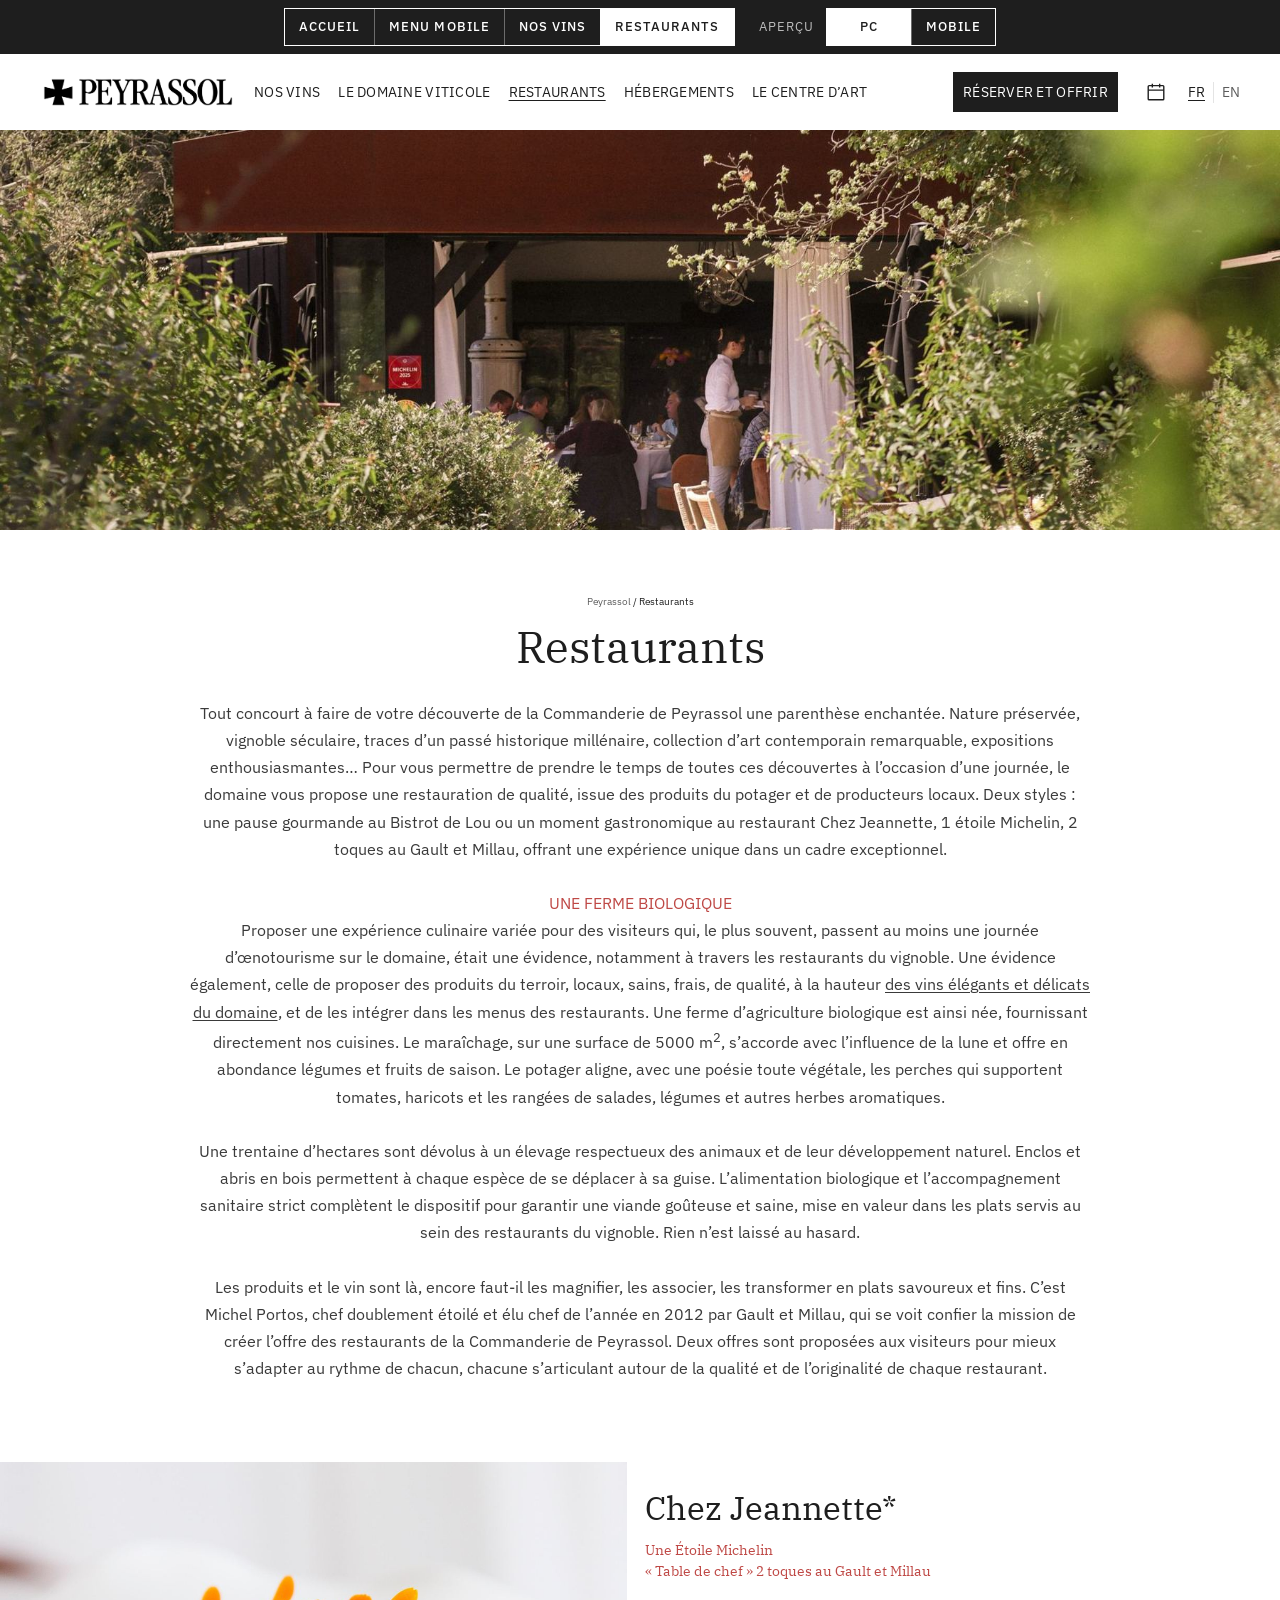
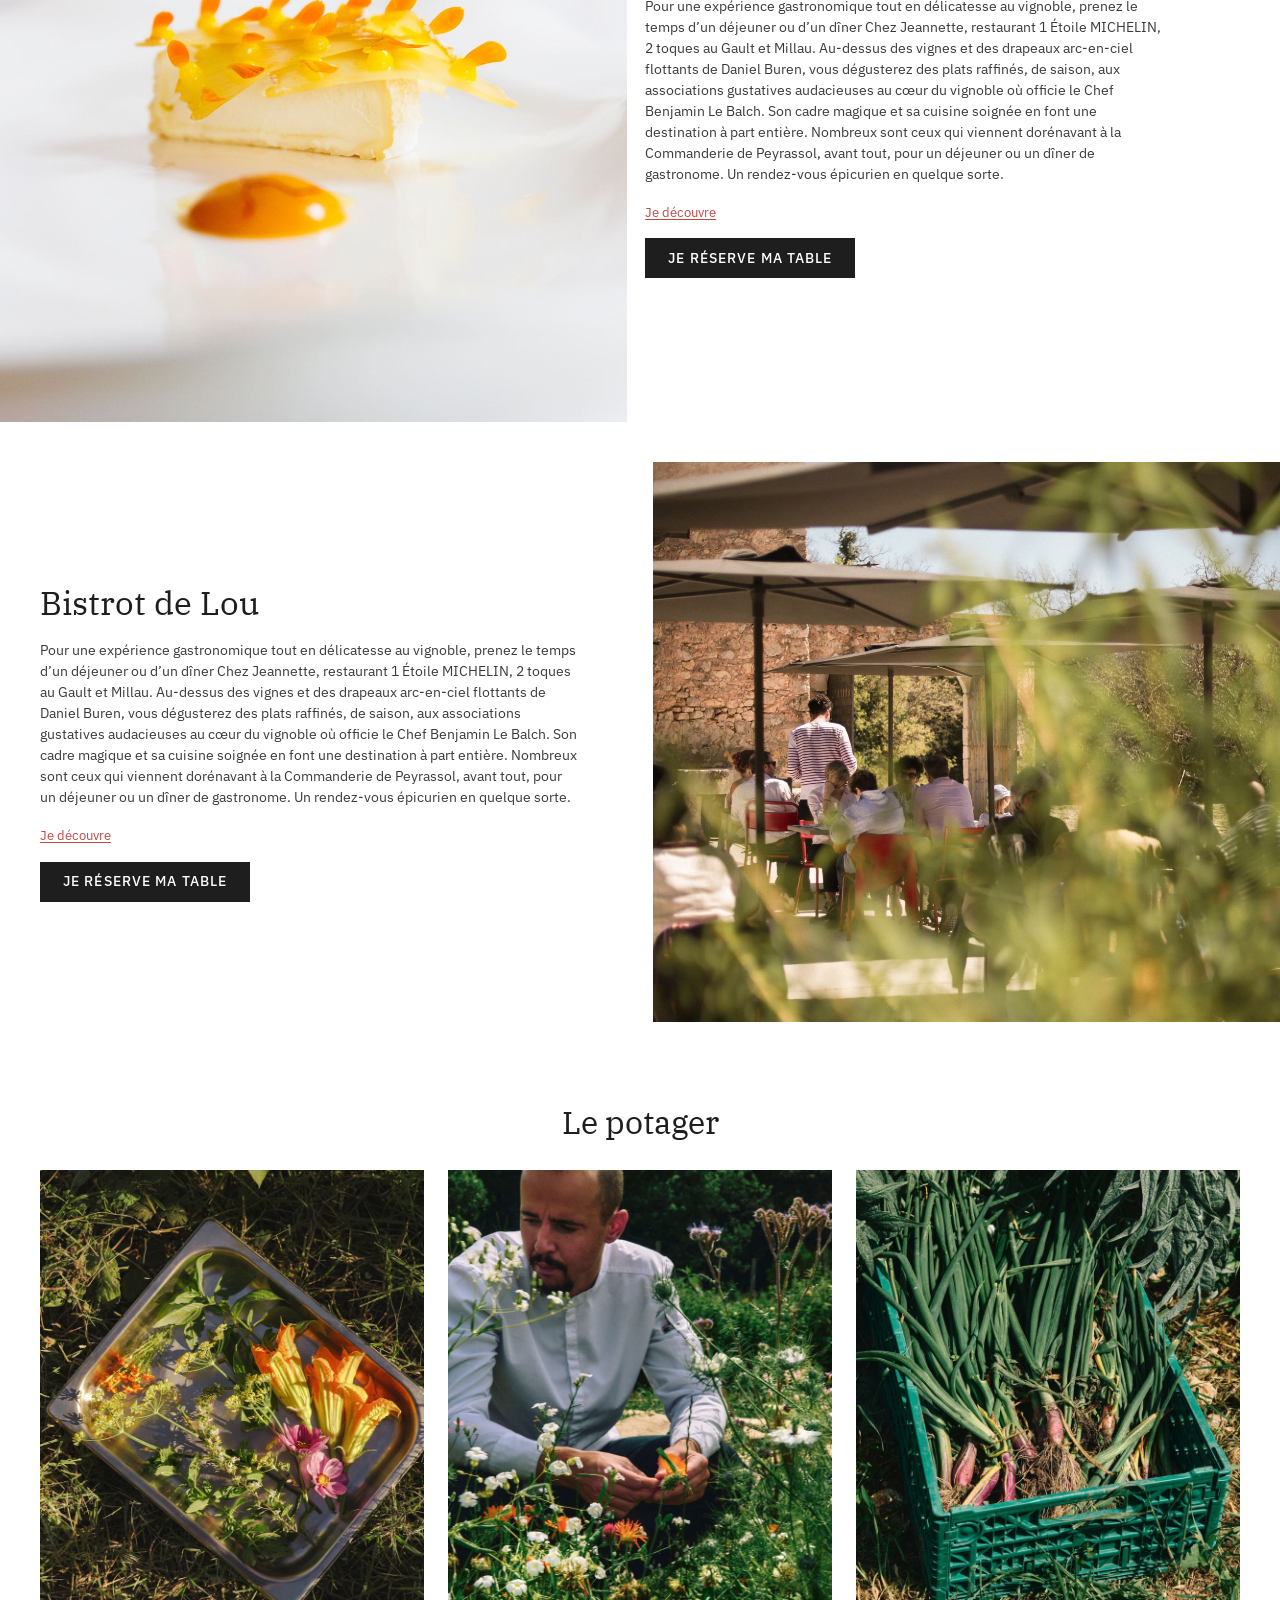
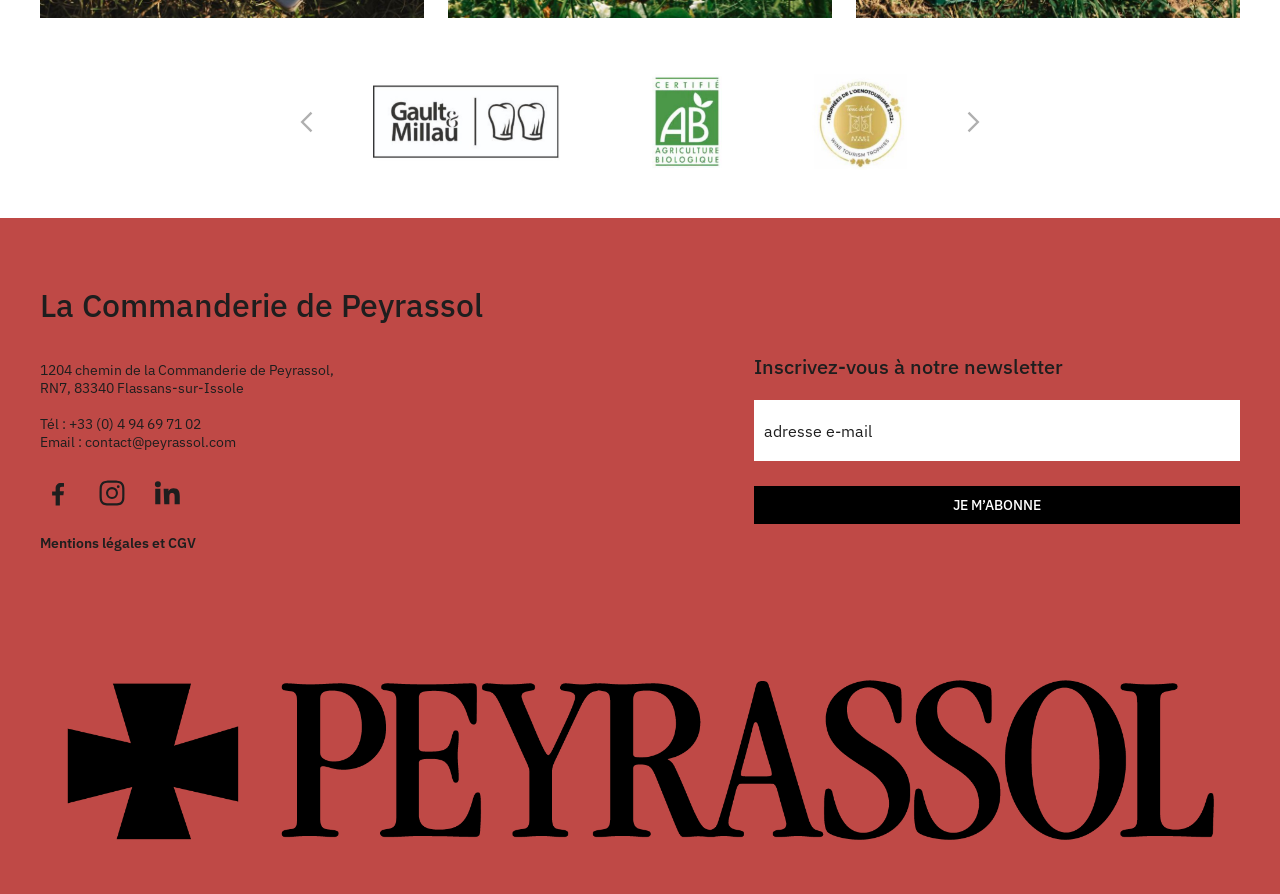
<file: restaurants.html>
<!doctype html>
<html lang="fr">
<head>
  <meta charset="utf-8">
  <meta name="viewport" content="width=device-width, initial-scale=1">
  <title>Restaurants | Commanderie de Peyrassol</title>
  <meta name="description" content="Chez Jeannette, une étoile Michelin, et le Bistrot de Lou, au cœur du vignoble.">
  <link rel="preconnect" href="https://fonts.googleapis.com">
  <link rel="preconnect" href="https://fonts.gstatic.com" crossorigin>
  <link rel="stylesheet" href="https://fonts.googleapis.com/css2?family=IBM+Plex+Sans:wght@400;500;600&family=IBM+Plex+Serif:wght@400;500&display=swap">
  <link rel="stylesheet" href="assets/css/style.css">
  <link rel="stylesheet" href="assets/css/mobile.css">
  <link rel="stylesheet" href="assets/css/demo.css">
</head>
<body>
  <a class="skip-link" href="#contenu">Aller au contenu</a>

  <header class="site-header">
    <div class="site-header__inner container">
      <a class="site-header__logo" href="index.html">
        <img src="assets/img/logo-peyrassol.png" width="2067" height="295" alt="Peyrassol, retour à l’accueil">
      </a>

      <nav class="main-nav" id="main-nav" aria-label="Navigation principale">
        <ul class="main-nav__list">
          <li class="main-nav__item has-sub">
            <a class="main-nav__link" href="nos-vins.html">Nos vins</a>
            <button class="main-nav__toggle" type="button" aria-expanded="false" aria-controls="sub-vins">
              <span class="visually-hidden">Sous-menu Nos vins</span>
            </button>
            <ul class="sub-nav" id="sub-vins">
              <li><a href="nos-vins.html#vins-domaine">Nos vins de domaine</a></li>
              <li><a href="nos-vins.html#vins-negoce">Nos vins de négoce</a></li>
              <li class="sub-nav__strong"><a href="#">La boutique en ligne</a></li>
            </ul>
          </li>
          <li class="main-nav__item has-sub">
            <a class="main-nav__link" href="#">Le domaine viticole</a>
            <button class="main-nav__toggle" type="button" aria-expanded="false" aria-controls="sub-domaine">
              <span class="visually-hidden">Sous-menu Le domaine viticole</span>
            </button>
            <ul class="sub-nav" id="sub-domaine">
              <li><a href="#">Le Vignoble Château Peyrassol</a></li>
              <li><a href="#">Visite et dégustation</a></li>
              <li><a href="#">L’équipe</a></li>
              <li><a href="#">Vos événements</a></li>
              <li><a href="index.html#agenda">Agenda</a></li>
              <li><a href="#">Horaires et contact</a></li>
              <li class="sub-nav__strong"><a href="#">Réservez votre visite</a></li>
            </ul>
          </li>
          <li class="main-nav__item has-sub is-active">
            <a class="main-nav__link" href="restaurants.html">Restaurants</a>
            <button class="main-nav__toggle" type="button" aria-expanded="false" aria-controls="sub-restaurants">
              <span class="visually-hidden">Sous-menu Restaurants</span>
            </button>
            <ul class="sub-nav" id="sub-restaurants">
              <li><a href="restaurants.html">Découvrir les restaurants</a></li>
              <li><a href="restaurants.html#chez-jeannette">Chez Jeannette</a></li>
              <li><a href="restaurants.html#bistrot-de-lou">Le Bistrot de Lou</a></li>
              <li class="sub-nav__strong"><a href="#">Réservez votre table</a></li>
            </ul>
          </li>
          <li class="main-nav__item has-sub">
            <a class="main-nav__link" href="#">Hébergements</a>
            <button class="main-nav__toggle" type="button" aria-expanded="false" aria-controls="sub-hebergements">
              <span class="visually-hidden">Sous-menu Hébergements</span>
            </button>
            <ul class="sub-nav" id="sub-hebergements">
              <li><a href="#">La Rouvière</a></li>
              <li><a href="#">La Commanderie</a></li>
              <li class="sub-nav__strong"><a href="#">Réservez votre séjour</a></li>
            </ul>
          </li>
          <li class="main-nav__item has-sub">
            <a class="main-nav__link" href="#">Le centre d’art</a>
            <button class="main-nav__toggle" type="button" aria-expanded="false" aria-controls="sub-art">
              <span class="visually-hidden">Sous-menu Le centre d’art</span>
            </button>
            <ul class="sub-nav" id="sub-art">
              <li><a href="#">Découvrez le centre d’art</a></li>
              <li><a href="#">La collection Philippe Austruy</a></li>
              <li><a href="#">La programmation 2026</a></li>
              <li><a href="#">Les expositions temporaires</a></li>
              <li class="sub-nav__strong"><a href="#">Réservez votre visite</a></li>
            </ul>
          </li>
        </ul>

        <div class="main-nav__actions">
          <div class="main-nav__item main-nav__item--cta has-sub">
            <a class="main-nav__link main-nav__link--cta" href="#">Réserver et offrir</a>
            <button class="main-nav__toggle" type="button" aria-expanded="false" aria-controls="sub-reserver">
              <span class="visually-hidden">Sous-menu Réserver et offrir</span>
            </button>
            <ul class="sub-nav" id="sub-reserver">
              <li><a href="#">Achetez nos vins</a></li>
              <li><a href="#">Visitez notre domaine viticole</a></li>
              <li><a href="#">Réservez votre table</a></li>
              <li><a href="#">Visitez notre centre d’art</a></li>
              <li><a href="#">Réservez votre séjour</a></li>
              <li><a href="#">Boutique cadeaux</a></li>
              <li><a href="#">Offrez une carte cadeau</a></li>
            </ul>
          </div>
        </div>
      </nav>

      <div class="header-tools">
        <a class="header-tools__agenda" href="index.html#agenda" aria-label="Agenda">
          <svg viewBox="0 0 24 24" aria-hidden="true"><rect x="3.5" y="5" width="17" height="15.5" rx="1"/><path d="M3.5 10h17M8 3v4M16 3v4"/></svg>
        </a>
        <div class="lang-switch">
          <a class="lang-switch__link is-current" href="#" aria-current="true">FR</a>
          <a class="lang-switch__link" href="#" lang="en">EN</a>
        </div>
      </div>

      <button class="burger" type="button" aria-expanded="false" aria-controls="main-nav" aria-label="Ouvrir le menu">
        <span class="burger__bar"></span>
        <span class="burger__bar"></span>
        <span class="burger__bar"></span>
      </button>
    </div>
  </header>

  <main id="contenu" class="page-restaurants">
    <div class="page-hero">
      <img src="assets/img/hero-restaurants.jpg" width="1800" height="1080" alt="La terrasse du restaurant Chez Jeannette dans la verdure" fetchpriority="high">
    </div>

    <section class="page-intro container">
      <nav class="breadcrumb" aria-label="Fil d’Ariane">
        <a href="index.html">Peyrassol</a> / <span aria-current="page">Restaurants</span>
      </nav>
      <h1 class="page-title">Restaurants</h1>
      <div class="prose">
        <p>Tout concourt à faire de votre découverte de la Commanderie de Peyrassol une parenthèse enchantée. Nature préservée, vignoble séculaire, traces d’un passé historique millénaire, collection d’art contemporain remarquable, expositions enthousiasmantes… Pour vous permettre de prendre le temps de toutes ces découvertes à l’occasion d’une journée, le domaine vous propose une restauration de qualité, issue des produits du potager et de producteurs locaux. Deux styles : une pause gourmande au Bistrot de Lou ou un moment gastronomique au restaurant Chez Jeannette, 1 étoile Michelin, 2 toques au Gault et Millau, offrant une expérience unique dans un cadre exceptionnel.</p>
        <h2 class="prose__kicker">Une ferme biologique</h2>
        <p>Proposer une expérience culinaire variée pour des visiteurs qui, le plus souvent, passent au moins une journée d’œnotourisme sur le domaine, était une évidence, notamment à travers les restaurants du vignoble. Une évidence également, celle de proposer des produits du terroir, locaux, sains, frais, de qualité, à la hauteur <a href="nos-vins.html">des vins élégants et délicats du domaine</a>, et de les intégrer dans les menus des restaurants. Une ferme d’agriculture biologique est ainsi née, fournissant directement nos cuisines. Le maraîchage, sur une surface de 5000 m<sup>2</sup>, s’accorde avec l’influence de la lune et offre en abondance légumes et fruits de saison. Le potager aligne, avec une poésie toute végétale, les perches qui supportent tomates, haricots et les rangées de salades, légumes et autres herbes aromatiques.</p>
        <p>Une trentaine d’hectares sont dévolus à un élevage respectueux des animaux et de leur développement naturel. Enclos et abris en bois permettent à chaque espèce de se déplacer à sa guise. L’alimentation biologique et l’accompagnement sanitaire strict complètent le dispositif pour garantir une viande goûteuse et saine, mise en valeur dans les plats servis au sein des restaurants du vignoble. Rien n’est laissé au hasard.</p>
        <p>Les produits et le vin sont là, encore faut-il les magnifier, les associer, les transformer en plats savoureux et fins. C’est Michel Portos, chef doublement étoilé et élu chef de l’année en 2012 par Gault et Millau, qui se voit confier la mission de créer l’offre des restaurants de la Commanderie de Peyrassol. Deux offres sont proposées aux visiteurs pour mieux s’adapter au rythme de chacun, chacune s’articulant autour de la qualité et de l’originalité de chaque restaurant.</p>
      </div>
    </section>

    <section class="split split--resto" id="chez-jeannette">
      <img class="split__img" src="assets/img/chez-jeannette.jpg" width="1200" height="1799" alt="Dessert aux pétales d’agrumes" loading="lazy">
      <div class="split__body">
        <h2 class="split__title">Chez Jeannette*</h2>
        <p class="split__subtitle">Une Étoile Michelin<br>« Table de chef » 2 toques au Gault et Millau</p>
        <p>Pour une expérience gastronomique tout en délicatesse au vignoble, prenez le temps d’un déjeuner ou d’un dîner Chez Jeannette, restaurant 1 Étoile MICHELIN, 2 toques au Gault et Millau. Au-dessus des vignes et des drapeaux arc-en-ciel flottants de Daniel Buren, vous dégusterez des plats raffinés, de saison, aux associations gustatives audacieuses au cœur du vignoble où officie le Chef Benjamin Le Balch. Son cadre magique et sa cuisine soignée en font une destination à part entière. Nombreux sont ceux qui viennent dorénavant à la Commanderie de Peyrassol, avant tout, pour un déjeuner ou un dîner de gastronome. Un rendez-vous épicurien en quelque sorte.</p>
        <a class="link-red" href="#">Je découvre</a>
        <a class="btn" href="#">Je réserve ma table</a>
      </div>
    </section>

    <section class="split split--resto split--reverse" id="bistrot-de-lou">
      <img class="split__img" src="assets/img/bistrot-de-lou.jpg" width="1200" height="1800" alt="La terrasse ombragée du Bistrot de Lou" loading="lazy">
      <div class="split__body">
        <h2 class="split__title">Bistrot de Lou</h2>
        <p>Pour une expérience gastronomique tout en délicatesse au vignoble, prenez le temps d’un déjeuner ou d’un dîner Chez Jeannette, restaurant 1 Étoile MICHELIN, 2 toques au Gault et Millau. Au-dessus des vignes et des drapeaux arc-en-ciel flottants de Daniel Buren, vous dégusterez des plats raffinés, de saison, aux associations gustatives audacieuses au cœur du vignoble où officie le Chef Benjamin Le Balch. Son cadre magique et sa cuisine soignée en font une destination à part entière. Nombreux sont ceux qui viennent dorénavant à la Commanderie de Peyrassol, avant tout, pour un déjeuner ou un dîner de gastronome. Un rendez-vous épicurien en quelque sorte.</p>
        <a class="link-red" href="#">Je découvre</a>
        <a class="btn" href="#">Je réserve ma table</a>
      </div>
    </section>

    <section class="garden container">
      <h2 class="section-title">Le potager</h2>
      <ul class="garden__grid">
        <li><img src="assets/img/potager-1.jpg" width="800" height="1199" alt="Fleurs de courgette fraîchement cueillies" loading="lazy"></li>
        <li><img src="assets/img/potager-2.jpg" width="800" height="1000" alt="Le chef au milieu du potager" loading="lazy"></li>
        <li><img src="assets/img/potager-3.jpg" width="800" height="1000" alt="Une cagette d’oignons nouveaux" loading="lazy"></li>
      </ul>
    </section>

    <section class="labels" aria-label="Distinctions">
      <div class="labels__inner container" data-carousel>
        <button class="labels__arrow labels__arrow--prev" type="button" data-carousel-prev aria-label="Distinction précédente">
          <svg viewBox="0 0 24 24" aria-hidden="true"><path d="M15 4 7 12l8 8"/></svg>
        </button>
        <ul class="labels__track" data-carousel-track>
          <li class="labels__item"><img src="assets/img/label-gault-millau.jpg" width="600" height="246" alt="Gault &amp; Millau, 2 toques" loading="lazy"></li>
          <li class="labels__item"><img src="assets/img/label-ab.jpg" width="237" height="318" alt="Certifié Agriculture Biologique" loading="lazy"></li>
          <li class="labels__item"><img src="assets/img/label-oenotourisme.jpg" width="306" height="300" alt="Trophées de l’œnotourisme" loading="lazy"></li>
        </ul>
        <button class="labels__arrow labels__arrow--next" type="button" data-carousel-next aria-label="Distinction suivante">
          <svg viewBox="0 0 24 24" aria-hidden="true"><path d="m9 4 8 8-8 8"/></svg>
        </button>
      </div>
    </section>
  </main>

  <footer class="site-footer">
    <div class="site-footer__inner container">
      <div class="site-footer__info">
        <p class="site-footer__title">La Commanderie de Peyrassol</p>
        <address class="site-footer__address">
          <p>1204 chemin de la Commanderie de Peyrassol,<br>RN7, 83340 Flassans-sur-Issole</p>
          <p>Tél : <a href="tel:+33494697102">+33 (0) 4 94 69 71 02</a><br>Email : <a href="mailto:contact@peyrassol.com">contact@peyrassol.com</a></p>
        </address>
        <ul class="social">
          <li><a class="social__link" href="#" aria-label="Facebook">
            <svg viewBox="0 0 24 24" aria-hidden="true"><path d="M13.5 22v-8.2h2.8l.4-3.2h-3.2V8.5c0-.9.3-1.6 1.6-1.6h1.7V4.1c-.3 0-1.3-.1-2.5-.1-2.5 0-4.2 1.5-4.2 4.3v2.4H7.3v3.2h2.8V22h3.4z"/></svg>
          </a></li>
          <li><a class="social__link" href="#" aria-label="Instagram">
            <svg viewBox="0 0 24 24" aria-hidden="true"><path d="M12 7.2a4.8 4.8 0 1 0 0 9.6 4.8 4.8 0 0 0 0-9.6zm0 7.9a3.1 3.1 0 1 1 0-6.2 3.1 3.1 0 0 1 0 6.2zm5-9.3a1.1 1.1 0 1 0 0 2.2 1.1 1.1 0 0 0 0-2.2zM21.9 7.9c-.1-1.6-.4-3-1.6-4.2S17.7 2.2 16.1 2.1C14.5 2 9.5 2 7.9 2.1c-1.6.1-3 .4-4.2 1.6S2.2 6.3 2.1 7.9C2 9.5 2 14.5 2.1 16.1c.1 1.6.4 3 1.6 4.2s2.6 1.5 4.2 1.6c1.6.1 6.6.1 8.2 0 1.6-.1 3-.4 4.2-1.6s1.5-2.6 1.6-4.2c.1-1.6.1-6.6 0-8.2zm-2.1 10a3.3 3.3 0 0 1-1.9 1.9c-1.3.5-4.4.4-5.9.4s-4.6.1-5.9-.4a3.3 3.3 0 0 1-1.9-1.9c-.5-1.3-.4-4.4-.4-5.9s-.1-4.6.4-5.9a3.3 3.3 0 0 1 1.9-1.9c1.3-.5 4.4-.4 5.9-.4s4.6-.1 5.9.4a3.3 3.3 0 0 1 1.9 1.9c.5 1.3.4 4.4.4 5.9s.1 4.6-.4 5.9z"/></svg>
          </a></li>
          <li><a class="social__link" href="#" aria-label="LinkedIn">
            <svg viewBox="0 0 24 24" aria-hidden="true"><path d="M3.4 8.6h4.1V21H3.4zM5.5 2.5a2.4 2.4 0 1 1 0 4.8 2.4 2.4 0 0 1 0-4.8zM10.1 8.6H14v1.7h.1c.6-1 1.9-2.1 3.9-2.1 4.2 0 5 2.7 5 6.3V21h-4.1v-5.8c0-1.4 0-3.2-2-3.2s-2.2 1.5-2.2 3.1V21h-4.1z"/></svg>
          </a></li>
        </ul>
        <a class="site-footer__legal" href="#">Mentions légales et CGV</a>
      </div>

      <form class="newsletter" action="#" method="post">
        <label class="newsletter__title" for="newsletter-email">Inscrivez-vous à notre newsletter</label>
        <input class="newsletter__input" id="newsletter-email" type="email" name="email" placeholder="adresse e-mail" autocomplete="email" required>
        <button class="newsletter__button" type="submit">Je m’abonne</button>
      </form>
    </div>

    <div class="site-footer__brand container">
      <img src="assets/img/logo-peyrassol.png" width="2067" height="295" alt="" loading="lazy">
    </div>
  </footer>

  <script src="assets/js/menu-mobile.js" defer></script>
  <script src="assets/js/main.js" defer></script>
  <script src="assets/js/demo-switch.js" defer></script>
</body>
</html>
</file>
<file: assets/css/style.css>
/* ==========================================================================
   Peyrassol — styles de base (desktop, maquettes 1440 px)
   Le responsive est entièrement dans mobile.css, chargé après ce fichier.
   ========================================================================== */

:root {
  --red: #bf4946;
  --black: #1e1e1e;
  --text: #3a3a3a;
  --grey: #5c5c5c;
  --border: #e4e4e4;
  --bg-grey: #efebeb;
  --white: #fff;

  --font-sans: "IBM Plex Sans", "Helvetica Neue", Arial, sans-serif;
  --font-serif: "IBM Plex Serif", Georgia, "Times New Roman", serif;

  --container: 1200px;
  --gutter: 24px;
  --header-h: 76px;
}

/* --- Reset ------------------------------------------------------------- */

*,
*::before,
*::after {
  box-sizing: border-box;
}

html {
  -webkit-text-size-adjust: 100%;
  scroll-padding-top: var(--header-h);
}

body {
  margin: 0;
  font-family: var(--font-sans);
  font-size: 14px;
  line-height: 1.5;
  color: var(--text);
  background: var(--white);
  -webkit-font-smoothing: antialiased;
}

h1, h2, h3, h4, p, ul, dl, dd, figure {
  margin: 0;
}

ul {
  padding: 0;
  list-style: none;
}

img {
  display: block;
  max-width: 100%;
  height: auto;
}

a {
  color: inherit;
}

button,
input {
  font: inherit;
  color: inherit;
}

button {
  cursor: pointer;
}

:focus-visible {
  outline: 2px solid var(--red);
  outline-offset: 2px;
}

.visually-hidden {
  position: absolute !important;
  width: 1px;
  height: 1px;
  overflow: hidden;
  clip: rect(0 0 0 0);
  white-space: nowrap;
}

.skip-link {
  position: absolute;
  top: -100px;
  left: 16px;
  z-index: 200;
  padding: 10px 16px;
  background: var(--black);
  color: var(--white);
}

.skip-link:focus {
  top: 8px;
}

.container {
  width: min(var(--container), 100% - 2 * var(--gutter));
  margin-inline: auto;
}

/* --- Éléments communs ------------------------------------------------- */

.kicker {
  font-size: 14px;
  letter-spacing: 0.04em;
  text-transform: uppercase;
  color: var(--black);
}

.section-title {
  font-family: var(--font-serif);
  font-size: 32px;
  font-weight: 400;
  line-height: 1.25;
  color: var(--black);
}

.page-title {
  font-family: var(--font-serif);
  font-size: 44px;
  font-weight: 400;
  line-height: 1.2;
  color: var(--black);
}

.lead {
  max-width: 760px;
  margin-inline: auto;
  font-size: 16px;
  line-height: 1.7;
}

.link-red,
.link-dark {
  display: inline-block;
  font-size: 13px;
  text-underline-offset: 2px;
}

.link-red {
  color: var(--red);
}

.link-dark {
  color: var(--black);
}

.btn {
  display: inline-flex;
  align-items: center;
  justify-content: center;
  min-height: 40px;
  padding: 10px 22px;
  border: 1px solid var(--black);
  background: var(--black);
  color: var(--white);
  font-size: 14px;
  font-weight: 500;
  letter-spacing: 0.08em;
  line-height: 1.2;
  text-align: center;
  text-decoration: none;
  text-transform: uppercase;
  transition: background-color 0.2s, color 0.2s;
}

.btn:hover {
  background: var(--white);
  color: var(--black);
}

.btn--outline {
  background: var(--white);
  color: var(--black);
}

.btn--outline:hover {
  background: var(--black);
  color: var(--white);
}

.btn--tag {
  min-height: 32px;
  padding: 6px 9px;
  background: var(--white);
  color: var(--black);
  letter-spacing: 0;
}

.btn--tag:hover {
  background: var(--black);
  color: var(--white);
}

.btn--small {
  min-height: 28px;
  padding: 6px 7px;
  font-size: 11px;
  letter-spacing: 0;
}

.btn-row {
  display: flex;
  flex-wrap: wrap;
  justify-content: center;
  gap: 20px;
}

/* --- Header ----------------------------------------------------------- */

.site-header {
  position: sticky;
  top: 0;
  z-index: 100;
  background: var(--white);
}

/* Bandeau blanc pleine largeur derrière les sous-menus (maquettes « Group ») */
.site-header::after {
  content: "";
  position: absolute;
  top: 100%;
  left: 0;
  right: 0;
  height: 190px;
  background: var(--white);
  opacity: 0;
  visibility: hidden;
  pointer-events: none;
}

.site-header:has(.has-sub:is(:hover, :focus-within))::after {
  opacity: 1;
  visibility: visible;
}

.site-header__inner {
  display: flex;
  align-items: center;
  height: var(--header-h);
}

.site-header__logo {
  flex-shrink: 0;
  margin-right: 18px;
}

.site-header__logo img {
  width: 196px;
}

.burger {
  display: none;
}

.main-nav {
  display: flex;
  flex: 1;
  align-items: center;
  justify-content: space-between;
}

.main-nav__list {
  display: flex;
  gap: 18px;
}

.main-nav__item {
  position: relative;
}

.main-nav__link {
  display: block;
  padding: 28px 0;
  font-size: 14px;
  line-height: 20px;
  letter-spacing: 0.02em;
  text-decoration: none;
  text-transform: uppercase;
  color: var(--black);
}

.main-nav__item:hover > .main-nav__link,
.main-nav__item.is-active > .main-nav__link {
  text-decoration: underline;
  text-underline-offset: 3px;
}

.main-nav__toggle {
  display: none;
}

.sub-nav {
  position: absolute;
  top: calc(100% - 22px);
  left: 0;
  z-index: 1;
  min-width: 240px;
  padding: 0 0 16px;
  opacity: 0;
  visibility: hidden;
  transition: opacity 0.15s, visibility 0.15s;
}

.has-sub:is(:hover, :focus-within) > .sub-nav {
  opacity: 1;
  visibility: visible;
}

.sub-nav a {
  display: block;
  padding: 3px 0;
  font-size: 13px;
  letter-spacing: 0.02em;
  text-decoration: none;
  color: var(--black);
}

.sub-nav a:hover {
  text-decoration: underline;
}

.sub-nav__strong a {
  font-weight: 600;
}

.main-nav__actions {
  display: flex;
  align-items: center;
  gap: 20px;
}

.main-nav__link--cta {
  padding: 10px;
  background: var(--black);
  color: var(--white);
}

.main-nav__item--cta:hover > .main-nav__link--cta {
  text-decoration: none;
}

.main-nav__item--cta .sub-nav {
  top: calc(100% + 12px);
  padding-left: 2px;
}

/* Agenda + langue, à droite du bandeau (à côté du burger sous 1280 px) */
.header-tools {
  display: flex;
  flex-shrink: 0;
  align-items: center;
  gap: 14px;
  margin-left: 20px;
}

.header-tools__agenda {
  display: grid;
  place-items: center;
  width: 36px;
  height: 36px;
  color: var(--black);
}

.header-tools__agenda svg {
  width: 22px;
  height: 22px;
  fill: none;
  stroke: currentColor;
  stroke-width: 1.5;
}

.header-tools__agenda:hover {
  color: var(--red);
}

.lang-switch {
  display: flex;
  gap: 8px;
}

.lang-switch__link {
  font-size: 14px;
  text-decoration: none;
  color: var(--grey);
}

.lang-switch__link + .lang-switch__link {
  padding-left: 8px;
  border-left: 1px solid var(--border);
}

.lang-switch__link.is-current,
.lang-switch__link:hover {
  color: var(--black);
  text-decoration: underline;
  text-underline-offset: 3px;
}

/* --- Accueil : slider ------------------------------------------------- */

.hero-slider {
  position: relative;
}

.hero-slider__track {
  display: flex;
  overflow-x: auto;
  scroll-snap-type: x mandatory;
  scrollbar-width: none;
}

.hero-slider__track::-webkit-scrollbar {
  display: none;
}

.hero-slider__slide {
  flex: 0 0 100%;
  scroll-snap-align: start;
}

.hero-slider__slide img {
  width: 100%;
  height: 640px;
  object-fit: cover;
}

.hero-slider__dots {
  position: absolute;
  bottom: 28px;
  left: 50%;
  display: flex;
  gap: 10px;
  transform: translateX(-50%);
}

.hero-slider__dot {
  width: 12px;
  height: 12px;
  padding: 0;
  border: 0;
  border-radius: 50%;
  background: rgba(255, 255, 255, 0.5);
}

.hero-slider__dot[aria-current="true"] {
  background: var(--white);
}

/* --- Accueil : intro et cartes ---------------------------------------- */

.intro {
  padding-top: 72px;
  text-align: center;
}

.intro .section-title {
  margin-top: 14px;
}

.discover-grid {
  display: grid;
  grid-template-columns: repeat(4, 1fr);
  gap: 24px;
  margin-top: 54px;
  text-align: left;
}

.discover-card__img {
  width: 100%;
  aspect-ratio: 2 / 3;
  object-fit: cover;
}

.discover-card__num {
  display: block;
  margin-top: 18px;
  font-size: 9px;
  letter-spacing: 0.3em;
  color: var(--grey);
}

.discover-card__title {
  margin: 14px 0 12px;
  font-family: var(--font-serif);
  font-size: 22px;
  font-weight: 400;
  line-height: 1.3;
  color: var(--black);
}

.discover-card .link-red {
  font-size: 10px;
}

/* --- Accueil : nos vins ----------------------------------------------- */

.home-wines {
  padding-top: 80px;
  text-align: center;
}

.home-wines .lead {
  margin-top: 26px;
}

.home-wines__tab {
  display: inline-block;
  min-width: 205px;
  margin-top: 56px;
  padding-bottom: 10px;
  border-bottom: 1px solid var(--black);
  font-size: 13px;
  color: var(--black);
}

.wine-grid {
  display: grid;
  grid-template-columns: repeat(4, 1fr);
  gap: 24px;
  margin: 20px 0 20px;
}

.wine-card {
  padding: 36px 16px 22px;
  border: 1px solid var(--border);
}

.wine-card__img {
  width: auto;
  height: 210px;
  margin-inline: auto;
}

.wine-card__name {
  margin-top: 16px;
  font-size: 12px;
  font-weight: 400;
  letter-spacing: 0.2em;
  text-transform: uppercase;
  color: var(--black);
}

.wine-card__color {
  margin-top: 12px;
  font-size: 13px;
  color: var(--grey);
}

.home-wines .btn {
  min-width: 170px;
  min-height: 50px;
  font-weight: 400;
  letter-spacing: 0.15em;
}

/* --- Blocs image + texte ---------------------------------------------- */

.split {
  display: grid;
  grid-template-columns: 55% 1fr;
  align-items: center;
  gap: 64px;
  margin-top: 64px;
}

.split__img {
  width: 100%;
  height: 100%;
  min-height: 440px;
  max-height: 560px;
  object-fit: cover;
}

.split__body {
  max-width: 560px;
  padding-right: 32px;
}

.split__title {
  margin-bottom: 18px;
  font-family: var(--font-serif);
  font-size: 33px;
  font-weight: 400;
  line-height: 1.2;
  color: var(--black);
}

.split__subtitle {
  margin: -6px 0 14px;
  font-family: var(--font-serif);
  font-size: 16px;
  line-height: 1.35;
  color: var(--red);
}

.split__body > p {
  font-size: 14px;
  line-height: 1.5;
}

.split__body .link-red,
.split__body .link-dark {
  display: table;
  margin: 18px 0 16px;
}

.split--reverse {
  grid-template-columns: 1fr 50%;
}

.split--reverse .split__img {
  order: 2;
}

.split--reverse .split__body {
  justify-self: end;
  padding: 0 0 0 32px;
}

.full-img {
  margin-top: 64px;
}

.full-img img {
  width: 100%;
  height: 460px;
  object-fit: cover;
}

/* --- Accueil : organisez votre venue ---------------------------------- */

.visit {
  display: grid;
  grid-template-columns: 1fr 1fr;
  gap: 40px;
  padding: 40px 0 56px;
}

.visit__title {
  max-width: 360px;
  font-family: var(--font-serif);
  font-size: 33px;
  font-weight: 400;
  line-height: 1.1;
  color: var(--black);
}

.visit__more {
  display: table;
  margin: 18px 0 16px;
  font-size: 11px;
  color: var(--black);
}

.visit__hours {
  display: grid;
  grid-template-columns: auto auto;
  justify-content: start;
  gap: 32px;
}

.hours__season {
  margin-bottom: 18px;
  font-size: 13px;
  color: var(--red);
}

.hours dt {
  font-family: var(--font-serif);
  font-size: 12px;
  font-weight: 500;
  color: var(--black);
}

.hours dd {
  margin-bottom: 20px;
  font-size: 12px;
  line-height: 1.7;
  color: var(--grey);
}

/* --- Pages intérieures ------------------------------------------------ */

.page-hero img {
  width: 100%;
  height: 400px;
  object-fit: cover;
}

.page-intro {
  padding: 64px 0 40px;
  text-align: center;
}

.breadcrumb {
  margin-bottom: 12px;
  font-size: 10px;
  color: var(--black);
}

.breadcrumb a {
  color: var(--grey);
  text-decoration: none;
}

.breadcrumb a:hover {
  text-decoration: underline;
}

.page-intro .lead {
  max-width: 900px;
  margin-top: 20px;
}

.btn-row--tags {
  margin-top: 44px;
}

/* --- Nos vins --------------------------------------------------------- */

.range__intro {
  padding: 32px 0 0;
  text-align: center;
}

.range__intro p {
  max-width: 920px;
  margin: 26px auto 44px;
  font-size: 14px;
  line-height: 1.45;
}

.wine-tabs {
  padding: 56px 0 90px;
  text-align: center;
}

#vins-negoce {
  background: var(--bg-grey);
}

#vins-negoce .range__intro {
  padding-top: 70px;
}

#vins-negoce .wine-card {
  border-color: #dcd6d6;
  background: var(--white);
}

/* Onglets Rosés / Blancs / Rouges, même trait que l'onglet de l'accueil */
.wine-tabs__list {
  display: flex;
  justify-content: center;
}

.wine-tabs__tab {
  min-width: 160px;
  padding: 0 16px 10px;
  border: 0;
  border-bottom: 1px solid var(--border);
  background: none;
  font-size: 13px;
  letter-spacing: 0.08em;
  text-transform: uppercase;
  color: var(--grey);
}

.wine-tabs__tab:hover {
  color: var(--black);
}

.wine-tabs__tab[aria-selected="true"] {
  border-bottom-color: var(--black);
  color: var(--black);
}

.wine-tabs__panel .wine-grid {
  margin-top: 32px;
  margin-bottom: 0;
}

.wine-tabs .link-red {
  display: inline-block;
  margin-top: 12px;
  font-size: 12px;
}

/* --- Restaurants ------------------------------------------------------ */

.prose {
  max-width: 900px;
  margin: 26px auto 0;
  font-size: 16px;
  line-height: 1.7;
}

.prose p + p {
  margin-top: 27px;
}

.prose__kicker {
  margin-top: 27px;
  font-size: 16px;
  font-weight: 400;
  text-transform: uppercase;
  color: var(--red);
}

.prose a {
  text-underline-offset: 2px;
}

.split--resto {
  grid-template-columns: 49% 1fr;
  align-items: start;
  gap: 18px;
  margin-top: 40px;
}

.split--resto .split__body {
  padding: 26px 0 0;
  max-width: 520px;
}

.split--resto.split--reverse {
  grid-template-columns: 1fr 49%;
  align-items: center;
}

.split--resto.split--reverse .split__body {
  justify-self: start;
  padding: 0 0 0 max(var(--gutter), (100vw - var(--container)) / 2);
  max-width: none;
}

.split--resto.split--reverse .split__body > * {
  max-width: 540px;
}

.garden {
  padding-top: 80px;
  text-align: center;
}

.garden__grid {
  display: grid;
  grid-template-columns: repeat(3, 1fr);
  gap: 24px;
  margin-top: 28px;
}

.garden__grid img {
  width: 100%;
  aspect-ratio: 6 / 7;
  object-fit: cover;
}

/* --- Labels ----------------------------------------------------------- */

.labels {
  padding: 56px 0 48px;
}

.labels__inner {
  display: flex;
  align-items: center;
  justify-content: center;
  gap: 40px;
}

.labels__track {
  display: flex;
  align-items: center;
  gap: 90px;
  overflow-x: auto;
  scroll-snap-type: x mandatory;
  scrollbar-width: none;
}

.labels__track::-webkit-scrollbar {
  display: none;
}

.labels__item {
  flex-shrink: 0;
  scroll-snap-align: center;
}

.labels__item img {
  width: auto;
  height: 96px;
}

.labels__item:first-child img {
  height: 78px;
}

.labels__arrow {
  display: grid;
  place-items: center;
  width: 44px;
  height: 44px;
  padding: 0;
  border: 0;
  background: none;
}

.labels__arrow:disabled {
  opacity: 0.35;
  cursor: default;
}

.labels__arrow svg {
  width: 28px;
  height: 28px;
  fill: none;
  stroke: var(--black);
  stroke-width: 2;
}

/* --- Footer ----------------------------------------------------------- */

.site-footer {
  padding: 68px 0 48px;
  background: var(--red);
  color: var(--black);
}

.site-footer__inner {
  display: grid;
  grid-template-columns: 1fr 486px;
  gap: 40px;
}

.site-footer__title {
  font-size: 32px;
  font-weight: 500;
  line-height: 1.2;
}

.site-footer__address {
  margin-top: 36px;
  font-size: 14px;
  font-style: normal;
  line-height: 1.3;
}

.site-footer__address p + p {
  margin-top: 18px;
}

.site-footer__address a {
  text-decoration: none;
}

.site-footer__address a:hover {
  text-decoration: underline;
}

.social {
  display: flex;
  gap: 18px;
  margin-top: 24px;
}

.social__link {
  display: grid;
  place-items: center;
  width: 36px;
  height: 36px;
}

.social__link svg {
  width: 30px;
  height: 30px;
  fill: var(--black);
}

.site-footer__legal {
  display: inline-block;
  margin-top: 22px;
  font-size: 14px;
  font-weight: 600;
  text-decoration: none;
}

.site-footer__legal:hover {
  text-decoration: underline;
}

.newsletter {
  display: flex;
  flex-direction: column;
  align-self: center;
  padding-top: 36px;
}

.newsletter__title {
  font-size: 20px;
  font-weight: 500;
}

.newsletter__input {
  height: 61px;
  margin-top: 18px;
  padding: 0 10px;
  border: 0;
  border-radius: 0;
  background: var(--white);
  font-size: 16px;
}

.newsletter__input::placeholder {
  color: var(--black);
}

.newsletter__button {
  height: 38px;
  margin-top: 25px;
  border: 0;
  background: #000;
  color: var(--white);
  font-size: 14px;
  font-weight: 500;
  text-transform: uppercase;
}

.newsletter__button:hover {
  background: var(--black);
  text-decoration: underline;
}

.site-footer__brand {
  margin-top: 120px;
}

.site-footer__brand img {
  width: 100%;
}

/* --- Accessibilité : mouvement réduit --------------------------------- */

@media (prefers-reduced-motion: reduce) {
  *,
  *::before,
  *::after {
    scroll-behavior: auto !important;
    transition-duration: 0.01ms !important;
  }
}
</file>
<file: assets/css/mobile.css>
/* ==========================================================================
   Peyrassol — responsive (tablette + mobile)
   Chargé après style.css, qu'il ne modifie pas : uniquement des surcharges
   dans des media queries.

   ≤ 1279 px : menu burger (la nav desktop ne tient plus sur une ligne)
   ≤ 1023 px : tablette
   ≤  767 px : mobile
   ========================================================================== */

/* --------------------------------------------------------------------------
   Menu burger — ≤ 1279 px
   -------------------------------------------------------------------------- */

@media (max-width: 1279px) {
  :root {
    --header-h: 64px;
  }

  .site-header {
    border-bottom: 1px solid var(--border);
  }

  .site-header::after {
    display: none;
  }

  .site-header__inner {
    justify-content: space-between;
  }

  .site-header__logo img {
    width: 150px;
  }

  /* Bouton burger : 3 barres qui se changent en croix */
  .burger {
    display: flex;
    flex-direction: column;
    justify-content: center;
    gap: 6px;
    width: 44px;
    height: 44px;
    margin-right: -10px;
    padding: 0 10px;
    border: 0;
    background: none;
  }

  .burger__bar {
    display: block;
    height: 1.5px;
    background: var(--black);
    transition: transform 0.25s, opacity 0.25s;
  }

  .burger[aria-expanded="true"] .burger__bar:nth-child(1) {
    transform: translateY(7.5px) rotate(45deg);
  }

  .burger[aria-expanded="true"] .burger__bar:nth-child(2) {
    opacity: 0;
  }

  .burger[aria-expanded="true"] .burger__bar:nth-child(3) {
    transform: translateY(-7.5px) rotate(-45deg);
  }

  /* Panneau plein écran sous le header */
  .main-nav {
    position: fixed;
    top: var(--header-h);
    right: 0;
    bottom: 0;
    left: 0;
    flex-direction: column;
    align-items: stretch;
    justify-content: flex-start;
    padding: 8px var(--gutter) 40px;
    background: var(--white);
    overflow-y: auto;
    overscroll-behavior: contain;
    visibility: hidden;
    opacity: 0;
    transform: translateY(-12px);
    transition: opacity 0.25s, transform 0.25s, visibility 0.25s;
  }

  .main-nav.is-open {
    visibility: visible;
    opacity: 1;
    transform: none;
  }

  .main-nav__list {
    flex-direction: column;
    gap: 0;
  }

  .main-nav__item {
    display: grid;
    grid-template-columns: 1fr 48px;
    align-items: center;
    border-bottom: 1px solid var(--border);
  }

  .main-nav__link {
    padding: 18px 0;
    font-size: 15px;
    letter-spacing: 0.06em;
  }

  .main-nav__item:hover > .main-nav__link {
    text-decoration: none;
  }

  .main-nav__item.is-active > .main-nav__link {
    text-decoration: underline;
  }

  /* Chevron d'ouverture du sous-menu */
  .main-nav__toggle {
    display: grid;
    place-items: center;
    width: 48px;
    height: 48px;
    padding: 0;
    border: 0;
    background: none;
  }

  .main-nav__toggle::before {
    content: "";
    width: 9px;
    height: 9px;
    margin-top: -5px;
    border-right: 1.5px solid currentColor;
    border-bottom: 1.5px solid currentColor;
    transform: rotate(45deg);
    transition: transform 0.25s;
  }

  .main-nav__toggle[aria-expanded="true"]::before {
    margin-top: 4px;
    transform: rotate(-135deg);
  }

  /* Sous-menus en accordéon (ouverts par menu-mobile.js) */
  .sub-nav,
  .has-sub:is(:hover, :focus-within) > .sub-nav {
    position: static;
    grid-column: 1 / -1;
    display: none;
    min-width: 0;
    padding: 0 0 16px 14px;
    opacity: 1;
    visibility: visible;
    transition: none;
  }

  .has-sub.is-open > .sub-nav {
    display: block;
  }

  .sub-nav a {
    padding: 9px 0;
    font-size: 14px;
  }

  /* Réserver et offrir en bas du panneau */
  .main-nav__actions {
    flex-direction: column;
    align-items: stretch;
    margin-top: 28px;
  }

  .main-nav__item--cta {
    border-bottom: 0;
    background: var(--black);
    color: var(--white);
  }

  /* Décalage à gauche = largeur du chevron, pour centrer le libellé */
  .main-nav__link--cta {
    padding: 16px 0 16px 48px;
    text-align: center;
    color: var(--white);
  }

  .main-nav__item--cta .sub-nav {
    padding: 4px 16px 16px;
  }

  .main-nav__item--cta .sub-nav a {
    color: var(--white);
  }

  /* Agenda + langue collés au burger */
  .header-tools {
    gap: 10px;
    margin-left: auto;
    margin-right: 4px;
  }

  /* Empêche le défilement de la page derrière le menu ouvert */
  body.menu-open {
    overflow: hidden;
  }
}

/* --------------------------------------------------------------------------
   Tablette — ≤ 1023 px
   -------------------------------------------------------------------------- */

@media (max-width: 1023px) {
  .hero-slider__slide img {
    height: 520px;
  }

  .discover-grid {
    grid-template-columns: repeat(2, 1fr);
    gap: 40px 24px;
  }

  .discover-card__img {
    aspect-ratio: 4 / 5;
  }

  .split,
  .split--reverse,
  .split--resto,
  .split--resto.split--reverse {
    grid-template-columns: 1fr;
    gap: 32px;
    margin-top: 64px;
  }

  .split--reverse .split__img {
    order: 0;
  }

  .split__img {
    height: auto;
    min-height: 0;
    max-height: none;
    aspect-ratio: 16 / 10;
  }

  .split__body,
  .split--reverse .split__body,
  .split--resto .split__body,
  .split--resto.split--reverse .split__body {
    justify-self: stretch;
    width: min(680px, 100% - 2 * var(--gutter));
    max-width: none;
    margin-inline: auto;
    padding: 0;
  }

  .full-img img {
    height: 380px;
  }

  .visit {
    grid-template-columns: 1fr;
    gap: 40px;
    padding-top: 56px;
  }

  .visit__title {
    max-width: 520px;
  }

  .page-hero img {
    height: 340px;
  }

  .site-footer__inner {
    grid-template-columns: 1fr 1fr;
  }

  .site-footer__brand {
    margin-top: 80px;
  }
}

/* --------------------------------------------------------------------------
   Mobile — ≤ 767 px
   -------------------------------------------------------------------------- */

@media (max-width: 767px) {
  :root {
    --gutter: 20px;
  }

  body {
    font-size: 15px;
  }

  .section-title {
    font-size: 26px;
  }

  .page-title {
    font-size: 32px;
  }

  .lead {
    font-size: 15px;
    line-height: 1.65;
  }

  .btn {
    min-height: 48px;
  }

  /* Carrousels horizontaux (cartes, bouteilles, potager) :
     la ligne déborde de la gouttière pour laisser deviner la carte suivante */
  .discover-grid,
  .wine-grid,
  .garden__grid {
    position: relative; /* garde les textes masqués (absolus) dans la piste */
    display: grid;
    grid-auto-flow: column;
    grid-template-columns: none;
    gap: 16px;
    margin-inline: calc(-1 * var(--gutter));
    padding: 0 var(--gutter) 8px;
    overflow-x: auto;
    scroll-snap-type: x mandatory;
    scroll-padding-inline: var(--gutter);
    scrollbar-width: none;
  }

  .discover-grid::-webkit-scrollbar,
  .wine-grid::-webkit-scrollbar,
  .garden__grid::-webkit-scrollbar {
    display: none;
  }

  .discover-grid > *,
  .wine-grid > *,
  .garden__grid > * {
    scroll-snap-align: start;
  }

  /* Accueil */
  .hero-slider__slide img {
    height: min(72svh, 520px);
  }

  .hero-slider__dots {
    bottom: 20px;
  }

  .intro {
    padding-top: 48px;
  }

  .kicker {
    font-size: 12px;
  }

  .intro .section-title {
    margin-top: 10px;
  }

  .discover-grid {
    grid-auto-columns: 74%;
    margin-top: 32px;
  }

  .discover-card__img {
    aspect-ratio: 3 / 4;
  }

  .discover-card__title {
    margin: 10px 0 8px;
    font-size: 20px;
  }

  .discover-card .link-red {
    font-size: 13px;
  }

  .home-wines {
    padding-top: 64px;
  }

  .home-wines .lead {
    margin-top: 18px;
  }

  .home-wines__tab {
    margin-top: 36px;
  }

  .wine-grid {
    grid-auto-columns: 58%;
  }

  .wine-card {
    padding: 28px 12px 20px;
  }

  .wine-card__img {
    height: 190px;
  }

  .home-wines .btn-row {
    flex-direction: column;
    gap: 12px;
    margin-top: 12px;
  }

  .home-wines .btn {
    width: 100%;
    min-height: 50px;
  }

  .split,
  .split--reverse,
  .split--resto,
  .split--resto.split--reverse {
    gap: 24px;
    margin-top: 56px;
  }

  .split__img {
    aspect-ratio: 4 / 3;
  }

  .split__title {
    margin-bottom: 14px;
    font-size: 28px;
  }

  .split__body > p {
    font-size: 15px;
    line-height: 1.6;
  }

  .split__body .btn {
    width: 100%;
  }

  .full-img {
    margin-top: 56px;
  }

  .full-img img {
    height: 260px;
  }

  .visit {
    gap: 32px;
    padding: 40px 0 48px;
  }

  .visit__title {
    font-size: 26px;
    line-height: 1.2;
  }

  .visit__more {
    font-size: 13px;
  }

  .visit .btn--small {
    min-height: 44px;
    padding-inline: 16px;
    font-size: 12px;
  }

  .visit__hours {
    grid-template-columns: 1fr;
    gap: 4px;
  }

  .hours dt {
    font-size: 14px;
  }

  .hours dd {
    font-size: 14px;
  }

  /* Pages intérieures */
  .page-hero img {
    height: 240px;
  }

  .page-intro {
    padding: 32px 0 24px;
  }

  .breadcrumb {
    font-size: 12px;
  }

  .page-intro .lead {
    margin-top: 16px;
  }

  .btn-row--tags {
    flex-direction: column;
    gap: 10px;
    margin-top: 28px;
  }

  .btn--tag {
    min-height: 44px;
  }

  /* Nos vins */
  .range__intro {
    padding-top: 28px;
  }

  .range__intro p {
    margin: 16px auto 28px;
    font-size: 15px;
    line-height: 1.6;
  }

  .range__intro .btn {
    width: 100%;
  }

  .wine-tabs {
    padding: 32px 0 56px;
  }

  #vins-negoce .range__intro {
    padding-top: 48px;
  }

  .wine-tabs__tab {
    flex: 1;
    min-width: 0;
    min-height: 44px;
    padding: 12px 4px 10px;
    font-size: 12px;
  }

  .wine-tabs__panel .wine-grid {
    margin-top: 24px;
  }

  .wine-tabs .link-red {
    padding: 6px 0;
  }

  /* Restaurants */
  .prose {
    margin-top: 16px;
    font-size: 15px;
    line-height: 1.65;
    text-align: left;
  }

  .prose p + p,
  .prose__kicker {
    margin-top: 22px;
  }

  .prose__kicker {
    font-size: 15px;
  }

  .split__subtitle {
    font-size: 15px;
  }

  .garden {
    padding-top: 56px;
  }

  .garden__grid {
    grid-auto-columns: 78%;
    margin-top: 24px;
  }

  /* Labels */
  .labels {
    padding: 40px 0;
  }

  .labels__inner {
    gap: 4px;
  }

  .labels__track {
    gap: 40px;
  }

  .labels__item img {
    height: 72px;
  }

  .labels__item:first-child img {
    height: 58px;
  }

  /* Footer */
  .site-footer {
    padding: 48px 0 32px;
  }

  .site-footer__inner {
    grid-template-columns: 1fr;
    gap: 36px;
  }

  .site-footer__title {
    font-size: 24px;
  }

  .site-footer__address {
    margin-top: 20px;
    font-size: 15px;
    line-height: 1.5;
  }

  .social {
    gap: 12px;
    margin-top: 20px;
    margin-left: -6px;
  }

  .social__link {
    width: 44px;
    height: 44px;
  }

  .social__link svg {
    width: 26px;
    height: 26px;
  }

  .site-footer__legal {
    margin-top: 14px;
    padding: 6px 0;
  }

  .newsletter {
    padding-top: 0;
  }

  .newsletter__title {
    font-size: 18px;
  }

  .newsletter__input {
    height: 52px;
    margin-top: 14px;
  }

  .newsletter__button {
    height: 48px;
    margin-top: 12px;
  }

  .site-footer__brand {
    margin-top: 48px;
  }
}
</file>
<file: assets/css/demo.css>
/* ==========================================================================
   Peyrassol — barre de démo « PC / Mobile » (à ne pas reprendre dans le thème)
   ========================================================================== */

.demo-bar {
  display: flex;
  flex-wrap: wrap;
  align-items: center;
  justify-content: center;
  gap: 8px 12px;
  padding: 8px 16px;
  background: var(--black);
  color: var(--white);
  font-size: 13px;
}

.demo-bar__label {
  letter-spacing: 0.08em;
  text-transform: uppercase;
  opacity: 0.7;
}

.demo-bar__group {
  display: flex;
  border: 1px solid var(--white);
}

.demo-bar__label {
  margin-left: 12px;
}

.demo-bar__btn {
  display: inline-flex;
  align-items: center;
  justify-content: center;
  min-width: 84px;
  min-height: 36px;
  padding: 6px 14px;
  border: 0;
  text-decoration: none;
  background: transparent;
  color: var(--white);
  font-size: 13px;
  font-weight: 500;
  letter-spacing: 0.08em;
  text-transform: uppercase;
}

.demo-bar__btn + .demo-bar__btn {
  border-left: 1px solid rgba(255, 255, 255, 0.35);
}

.demo-bar__btn[aria-pressed="true"],
.demo-bar__btn[aria-current="page"] {
  background: var(--white);
  color: var(--black);
}

.demo-bar__btn:focus-visible {
  outline-color: var(--white);
}

@media (max-width: 767px) {
  .demo-bar {
    padding: 8px;
  }

  .demo-bar__btn {
    min-width: 0;
    padding: 6px 10px;
    font-size: 12px;
    letter-spacing: 0.04em;
    white-space: nowrap;
  }

  .demo-bar__label {
    margin-left: 0;
  }
}

/* Menu ouvert : la barre laisse sa place pour que le header reste en haut */
@media (max-width: 1279px) {
  .menu-open .demo-bar {
    display: none;
  }
}

/* Mode « PC » sur téléphone : la page est dézoomée, la barre reste lisible */
.demo-zoomed .demo-bar {
  zoom: 3;
}

/* Mode « Mobile » sur ordinateur : la page est remplacée par le téléphone */
.demo-mobile body {
  background: var(--bg-grey);
}

.demo-mobile body > :not(.demo-bar):not(.demo-frame) {
  display: none !important;
}

.demo-frame {
  display: flex;
  justify-content: center;
  padding: 24px 16px;
}

.demo-frame__screen {
  width: 414px; /* 390 px d’écran + 2 × 12 px de bordure */
  max-width: 100%;
  height: min(868px, 100vh - 120px);
  border: 12px solid var(--black);
  border-radius: 40px;
  background: var(--white);
  box-shadow: 0 20px 50px rgba(0, 0, 0, 0.18);
}
</file>
